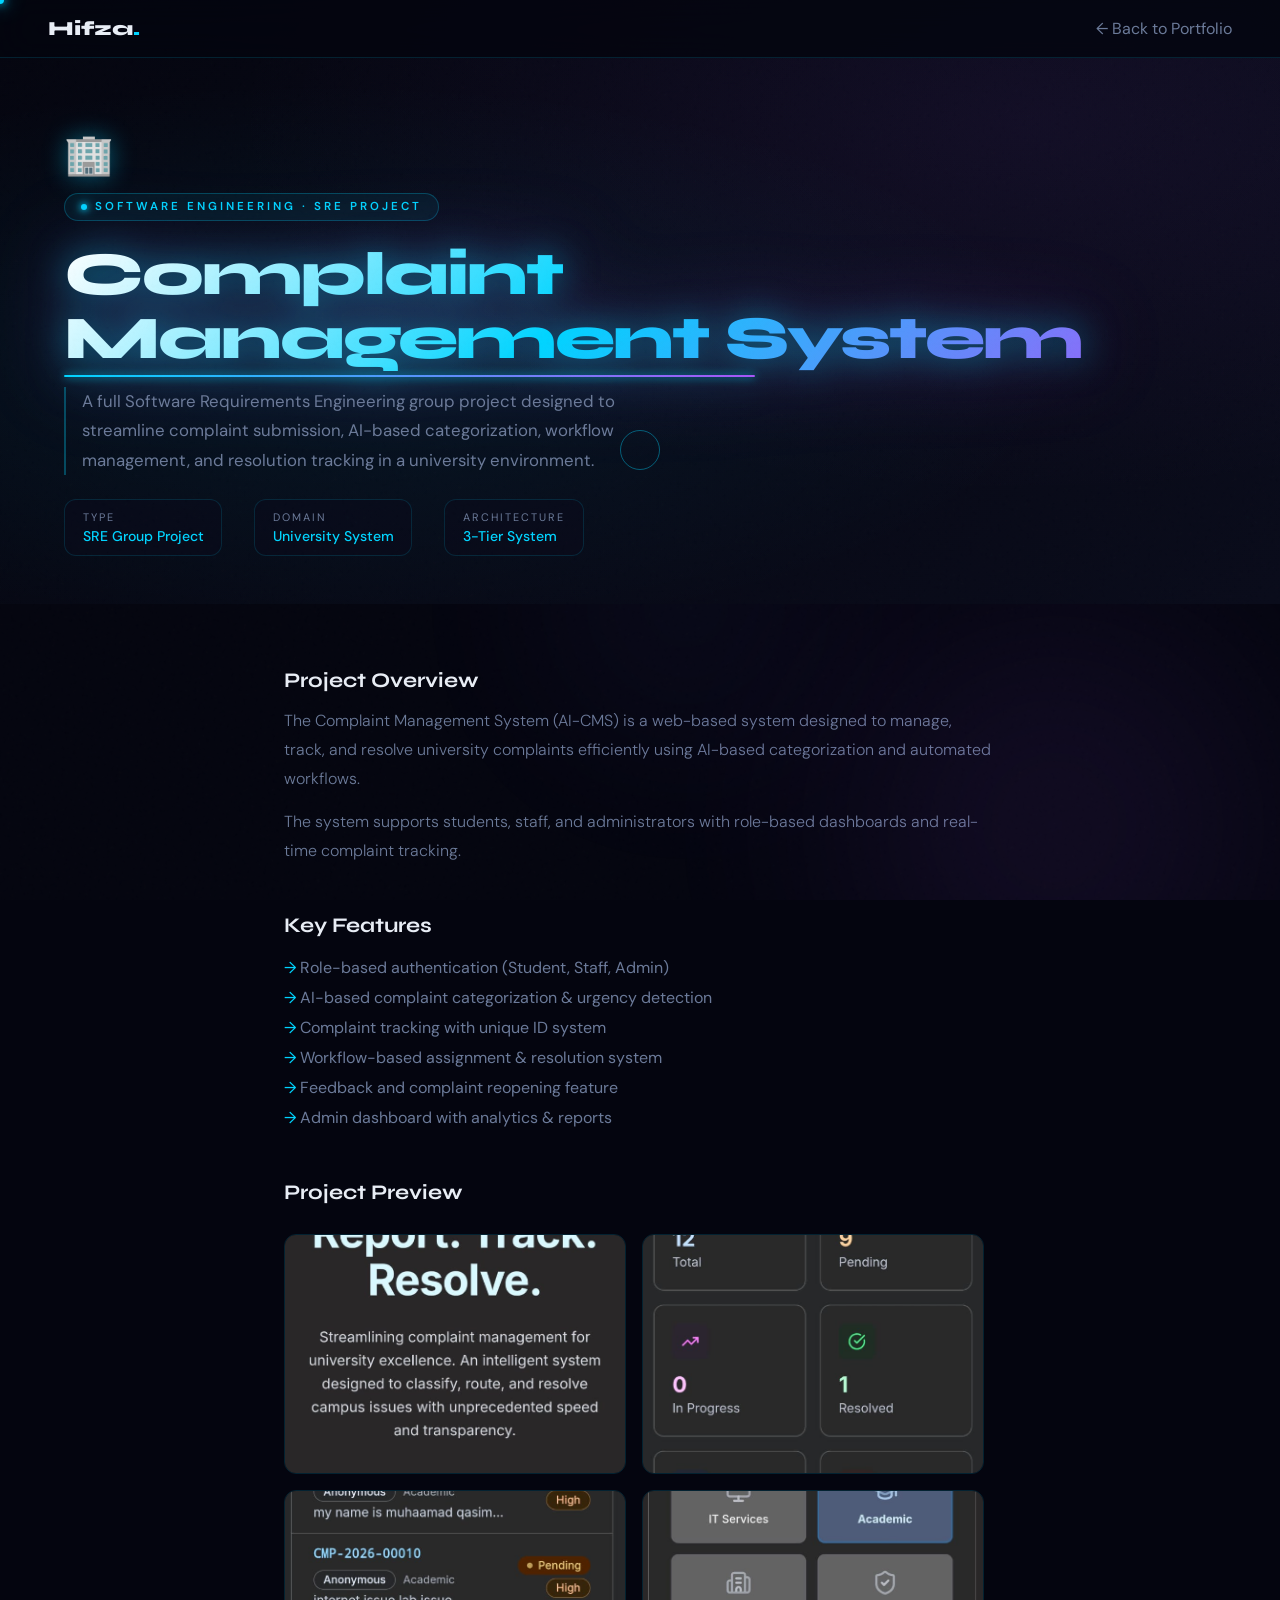
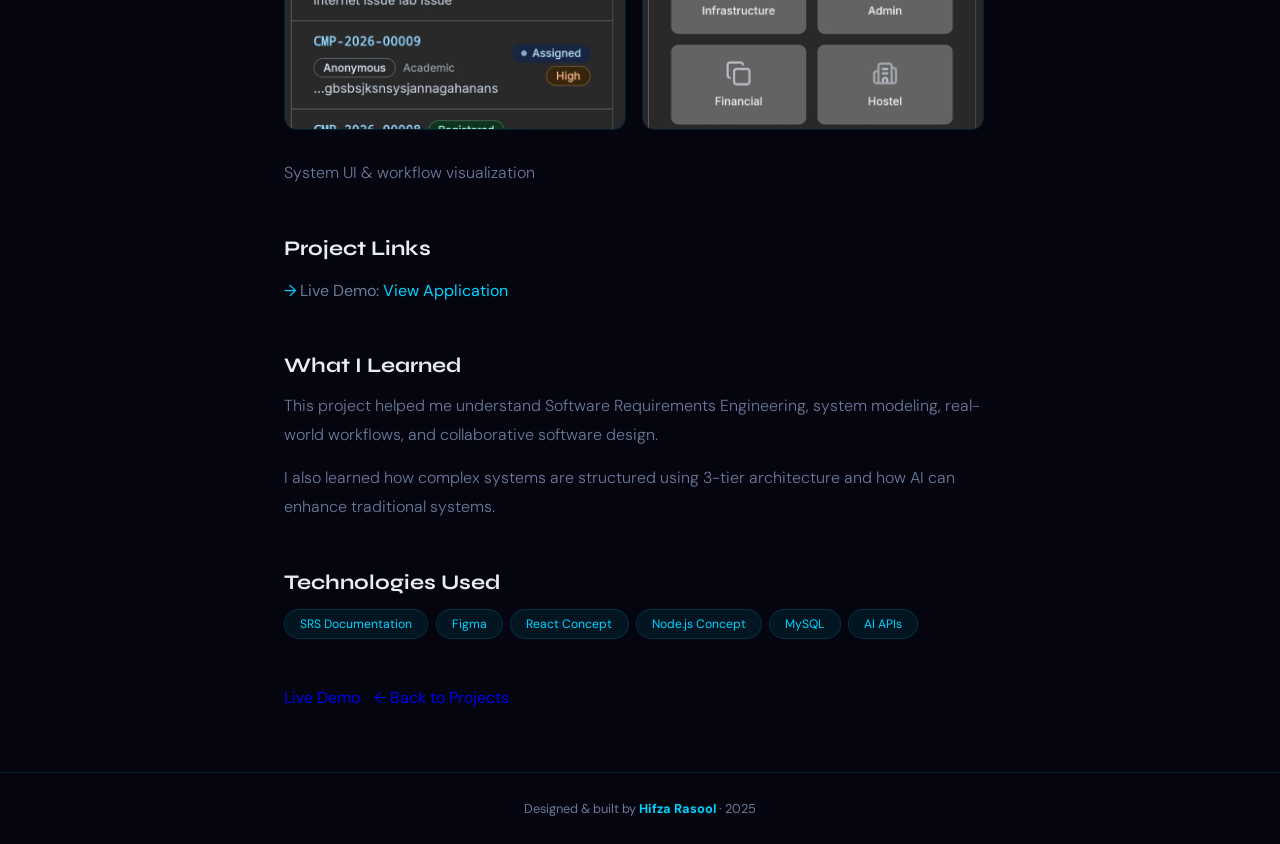
<file: complaint-management-project.html>
<!DOCTYPE html>
<html lang="en">

<head>
  <meta charset="UTF-8"/>
  <meta name="viewport" content="width=device-width, initial-scale=1.0, viewport-fit=cover"/>

  <title>Complaint Management System | Hifza Rasool</title>

  <link href="https://fonts.googleapis.com/css2?family=Syne:wght@400;600;700;800&family=DM+Sans:wght@300;400;500&display=swap" rel="stylesheet"/>

  <link rel="stylesheet" href="style.css"/>
</head>

<body>

<!-- CURSOR -->
<div class="cursor-dot" id="cursorDot"></div>
<div class="cursor-glow" id="cursorGlow"></div>
<!-- CANVAS PARTICLES -->
<canvas id="project-particles" style="position:fixed;inset:0;z-index:0;pointer-events:none;"></canvas>
<!-- LIGHTNING BACKGROUND -->
<div class="lightning-bg">
  <div class="lightning-orb orb-1"></div>
  <div class="lightning-orb orb-2"></div>
  <div class="lightning-orb orb-3"></div>
</div>


<nav id="navbar">
  <a href="index.html" class="nav-logo">Hifza<span>.</span></a>
  <a href="index.html" class="nav-back">← Back to Portfolio</a>
</nav>

<div class="project-hero">

  <div>

    <span class="project-hero-emoji">🏢</span>

    <div class="project-type">
      Software Engineering · SRE Project
    </div>

    <h1 class="project-title-big">
      Complaint Management System
    </h1>

    <p class="project-summary">
      A full Software Requirements Engineering group project designed to streamline complaint submission, AI-based categorization, workflow management, and resolution tracking in a university environment.
    </p>

    <div class="project-meta">

      <div class="meta-item">
        <label>Type</label>
        <span>SRE Group Project</span>
      </div>

      <div class="meta-item">
        <label>Domain</label>
        <span>University System</span>
      </div>

      <div class="meta-item">
        <label>Architecture</label>
        <span>3-Tier System</span>
      </div>

    </div>

  </div>

</div>

<div class="project-content">

  <!-- OVERVIEW -->
  <div class="content-section">

    <h2>Project Overview</h2>

    <p>
      The Complaint Management System (AI-CMS) is a web-based system designed to manage, track, and resolve university complaints efficiently using AI-based categorization and automated workflows.
    </p>

    <p>
      The system supports students, staff, and administrators with role-based dashboards and real-time complaint tracking.
    </p>

  </div>

  <!-- FEATURES -->
  <div class="content-section">

    <h2>Key Features</h2>

    <ul class="feature-list">

      <li>Role-based authentication (Student, Staff, Admin)</li>

      <li>AI-based complaint categorization & urgency detection</li>

      <li>Complaint tracking with unique ID system</li>

      <li>Workflow-based assignment & resolution system</li>

      <li>Feedback and complaint reopening feature</li>

      <li>Admin dashboard with analytics & reports</li>

    </ul>

  </div>

  <!-- PREVIEW -->
  <div class="content-section">

    <h2>Project Preview</h2>

    <div class="mockup-box">

      <img src="images/Screenshot 2026-05-15 112139.png" class="preview-img" alt="CMS Portal"/>
      <img src="images/Screenshot 2026-05-15 112159.png" class="preview-img" alt="CMS Dashboard"/>
      <img src="images/Screenshot 2026-05-15 112213.png" class="preview-img" alt="CMS Workflow"/>
      <img src="images/Screenshot 2026-05-15 112229.png" class="preview-img" alt="CMS add complaint"/>

    </div>

    <p class="mockup-label">
      System UI & workflow visualization
    </p>

  </div>

  <!-- LINKS -->
  <div class="content-section">

    <h2>Project Links</h2>

    <ul class="feature-list">

      <li>
        Live Demo:
        <a href="https://ai-cms-pucit.vercel.app/" target="_blank" style="color:var(--cyan); text-decoration:none;">
          View Application
        </a>
      </li>

    </ul>

  </div>

  <!-- LEARNINGS -->
  <div class="content-section">

    <h2>What I Learned</h2>

    <p>
      This project helped me understand Software Requirements Engineering, system modeling, real-world workflows, and collaborative software design.
    </p>

    <p>
      I also learned how complex systems are structured using 3-tier architecture and how AI can enhance traditional systems.
    </p>

  </div>

  <!-- TECH -->
  <div class="content-section">

    <h2>Technologies Used</h2>

    <div class="tech-grid">

      <span class="tech-pill">SRS Documentation</span>
      <span class="tech-pill">Figma</span>
      <span class="tech-pill">React Concept</span>
      <span class="tech-pill">Node.js Concept</span>
      <span class="tech-pill">MySQL</span>
      <span class="tech-pill">AI APIs</span>

    </div>

  </div>

  <!-- BUTTONS -->
  <div class="cta-row">

    <a href="https://ai-cms-pucit.vercel.app/" class="btn-primary" target="_blank">
      Live Demo
    </a>

    <a href="index.html" class="btn-outline">
      ← Back to Projects
    </a>

  </div>

</div>

<footer>
  <p>Designed & built by <strong>Hifza Rasool</strong> · 2025</p>
</footer>

<script src="script.js"></script>
</body>
</html>
</file>
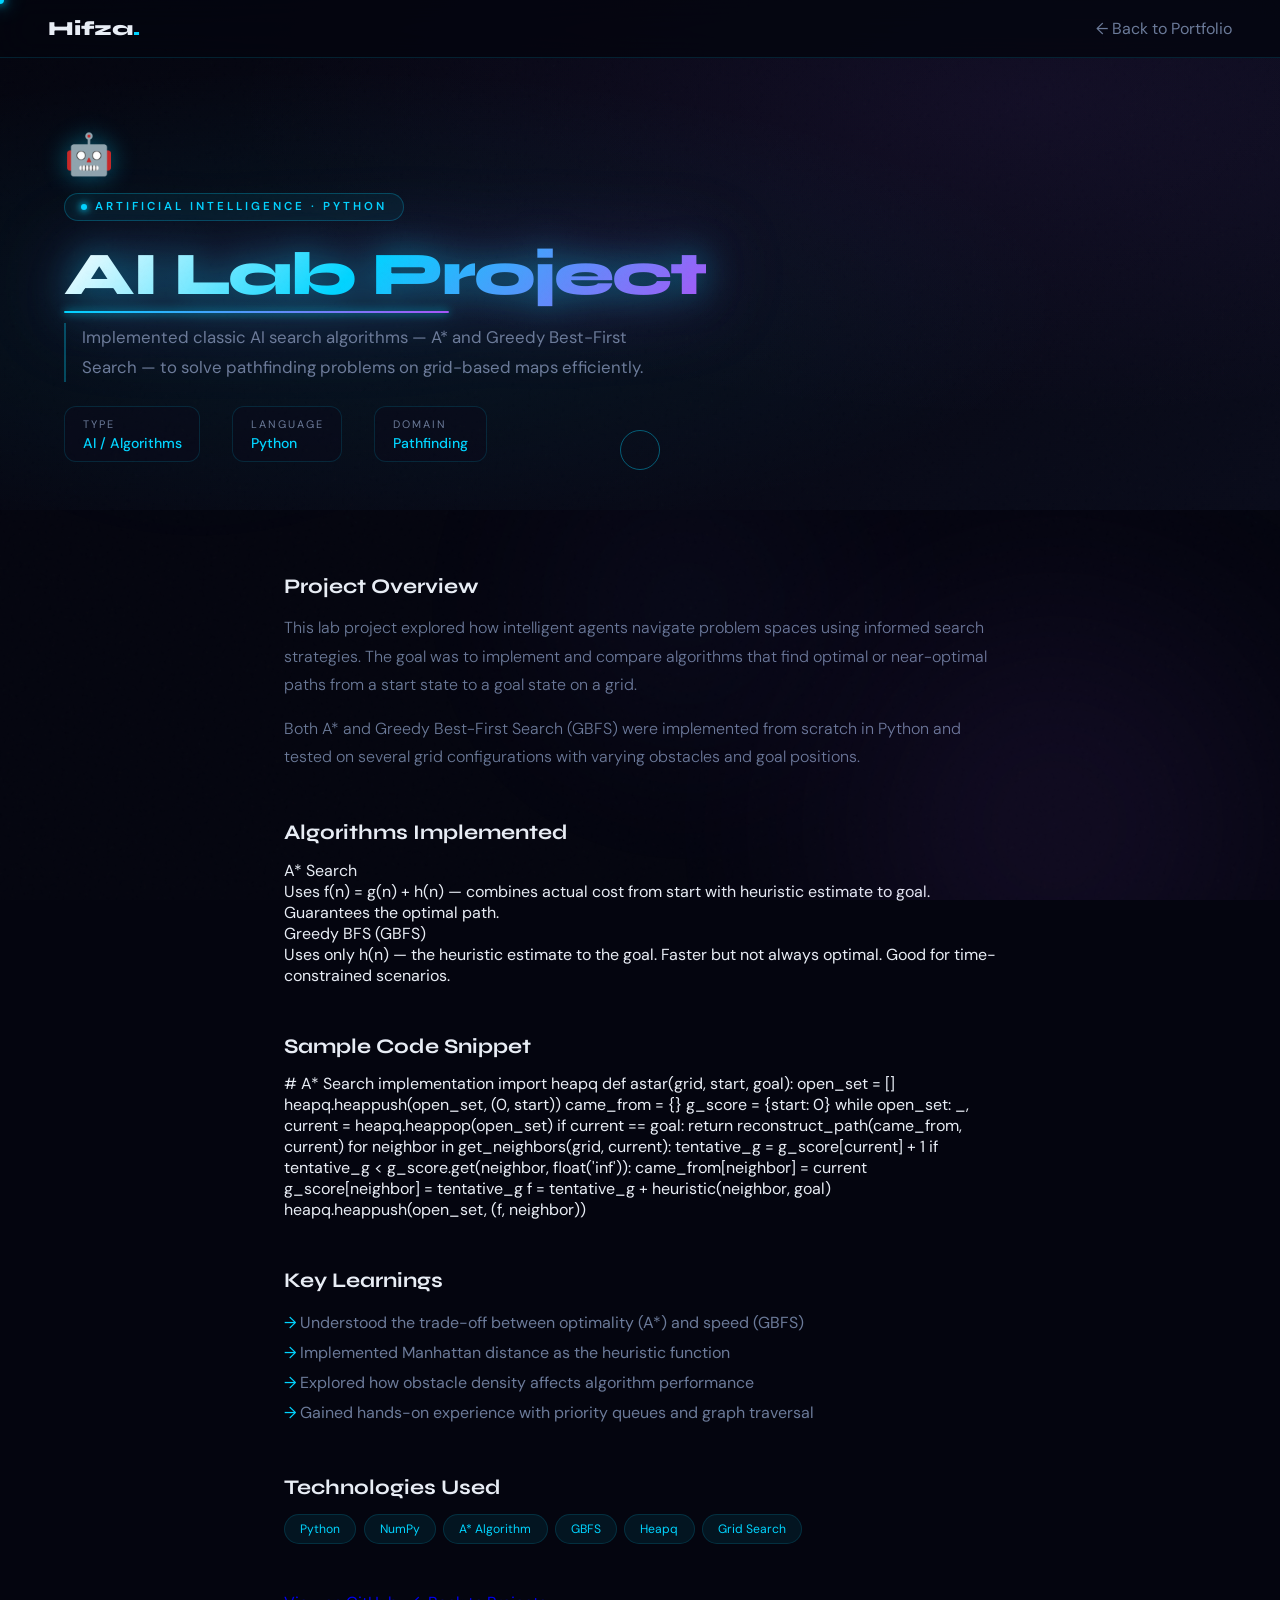
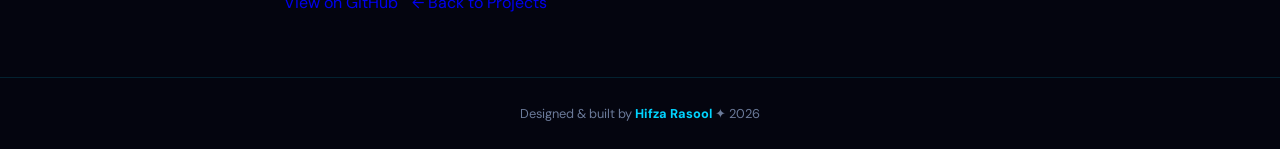
<file: project-ai.html>
<!DOCTYPE html>
<html lang="en">
<head>
  <meta charset="UTF-8" />
  <meta name="viewport" content="width=device-width, initial-scale=1.0, viewport-fit=cover"/>
  <title>AI Lab Project | Hifza Rasool</title>
  <link href="https://fonts.googleapis.com/css2?family=Syne:wght@400;600;700;800&family=DM+Sans:ital,wght@0,300;0,400;0,500;1,300&family=JetBrains+Mono:wght@400;500&display=swap" rel="stylesheet"/>
  <link rel="stylesheet" href="style.css" />
</head>
<body>

<!-- CURSOR -->
<div class="cursor-dot" id="cursorDot"></div>
<div class="cursor-glow" id="cursorGlow"></div>
<!-- CANVAS PARTICLES -->
<canvas id="project-particles" style="position:fixed;inset:0;z-index:0;pointer-events:none;"></canvas>
<!-- LIGHTNING BACKGROUND -->
<div class="lightning-bg">
  <div class="lightning-orb orb-1"></div>
  <div class="lightning-orb orb-2"></div>
  <div class="lightning-orb orb-3"></div>
</div>


<nav id="navbar">
  <a href="index.html" class="nav-logo">Hifza<span>.</span></a>
  <a href="index.html" class="nav-back">← Back to Portfolio</a>
</nav>

<div class="project-hero">
  <div>
    <span class="project-hero-emoji">🤖</span>
    <div class="project-type">Artificial Intelligence · Python</div>
    <h1 class="project-title-big">AI Lab Project</h1>
    <p class="project-summary">
      Implemented classic AI search algorithms — A* and Greedy Best-First Search — to solve pathfinding problems on grid-based maps efficiently.
    </p>
    <div class="project-meta">
      <div class="meta-item">
        <label>Type</label>
        <span>AI / Algorithms</span>
      </div>
      <div class="meta-item">
        <label>Language</label>
        <span>Python</span>
      </div>
      <div class="meta-item">
        <label>Domain</label>
        <span>Pathfinding</span>
      </div>
    </div>
  </div>
</div>

<div class="project-content">

  <div class="content-section">
    <h2>Project Overview</h2>
    <p>
      This lab project explored how intelligent agents navigate problem spaces using informed search strategies. The goal was to implement and compare algorithms that find optimal or near-optimal paths from a start state to a goal state on a grid.
    </p>
    <p>
      Both A* and Greedy Best-First Search (GBFS) were implemented from scratch in Python and tested on several grid configurations with varying obstacles and goal positions.
    </p>
  </div>

  <div class="content-section">
    <h2>Algorithms Implemented</h2>
    <div class="algo-grid">
      <div class="algo-card">
        <div class="algo-name">A* Search</div>
        <div class="algo-desc">Uses f(n) = g(n) + h(n) — combines actual cost from start with heuristic estimate to goal. Guarantees the optimal path.</div>
      </div>
      <div class="algo-card">
        <div class="algo-name">Greedy BFS (GBFS)</div>
        <div class="algo-desc">Uses only h(n) — the heuristic estimate to the goal. Faster but not always optimal. Good for time-constrained scenarios.</div>
      </div>
    </div>
  </div>

  <div class="content-section">
    <h2>Sample Code Snippet</h2>
    <div class="code-block">
<span class="code-comment"># A* Search implementation</span>
<span class="code-keyword">import</span> heapq

<span class="code-keyword">def</span> <span class="code-fn">astar</span>(grid, start, goal):
    open_set = []
    heapq.heappush(open_set, (<span class="code-str">0</span>, start))
    came_from = {}
    g_score = {start: <span class="code-str">0</span>}

    <span class="code-keyword">while</span> open_set:
        _, current = heapq.heappop(open_set)
        <span class="code-keyword">if</span> current == goal:
            <span class="code-keyword">return</span> reconstruct_path(came_from, current)

        <span class="code-keyword">for</span> neighbor <span class="code-keyword">in</span> get_neighbors(grid, current):
            tentative_g = g_score[current] + <span class="code-str">1</span>
            <span class="code-keyword">if</span> tentative_g &lt; g_score.get(neighbor, float(<span class="code-str">'inf'</span>)):
                came_from[neighbor] = current
                g_score[neighbor] = tentative_g
                f = tentative_g + heuristic(neighbor, goal)
                heapq.heappush(open_set, (f, neighbor))
    </div>
  </div>

  <div class="content-section">
    <h2>Key Learnings</h2>
    <ul class="feature-list">
      <li>Understood the trade-off between optimality (A*) and speed (GBFS)</li>
      <li>Implemented Manhattan distance as the heuristic function</li>
      <li>Explored how obstacle density affects algorithm performance</li>
      <li>Gained hands-on experience with priority queues and graph traversal</li>
    </ul>
  </div>

  <div class="content-section">
    <h2>Technologies Used</h2>
    <div class="tech-grid">
      <span class="tech-pill">Python</span>
      <span class="tech-pill">NumPy</span>
      <span class="tech-pill">A* Algorithm</span>
      <span class="tech-pill">GBFS</span>
      <span class="tech-pill">Heapq</span>
      <span class="tech-pill">Grid Search</span>
    </div>
  </div>

  <div class="cta-row">
    <!-- Replace # with your GitHub repo link -->
    <a href="https://github.com/Hifza161" class="btn-primary">View on GitHub</a>
    <a href="index.html" class="btn-outline">← Back to Projects</a>
  </div>

</div>

<footer>
  <p>Designed & built by <strong>Hifza Rasool</strong> ✦ 2026</p>
</footer>

<script src="script.js"></script>
</body>
</html>
</file>
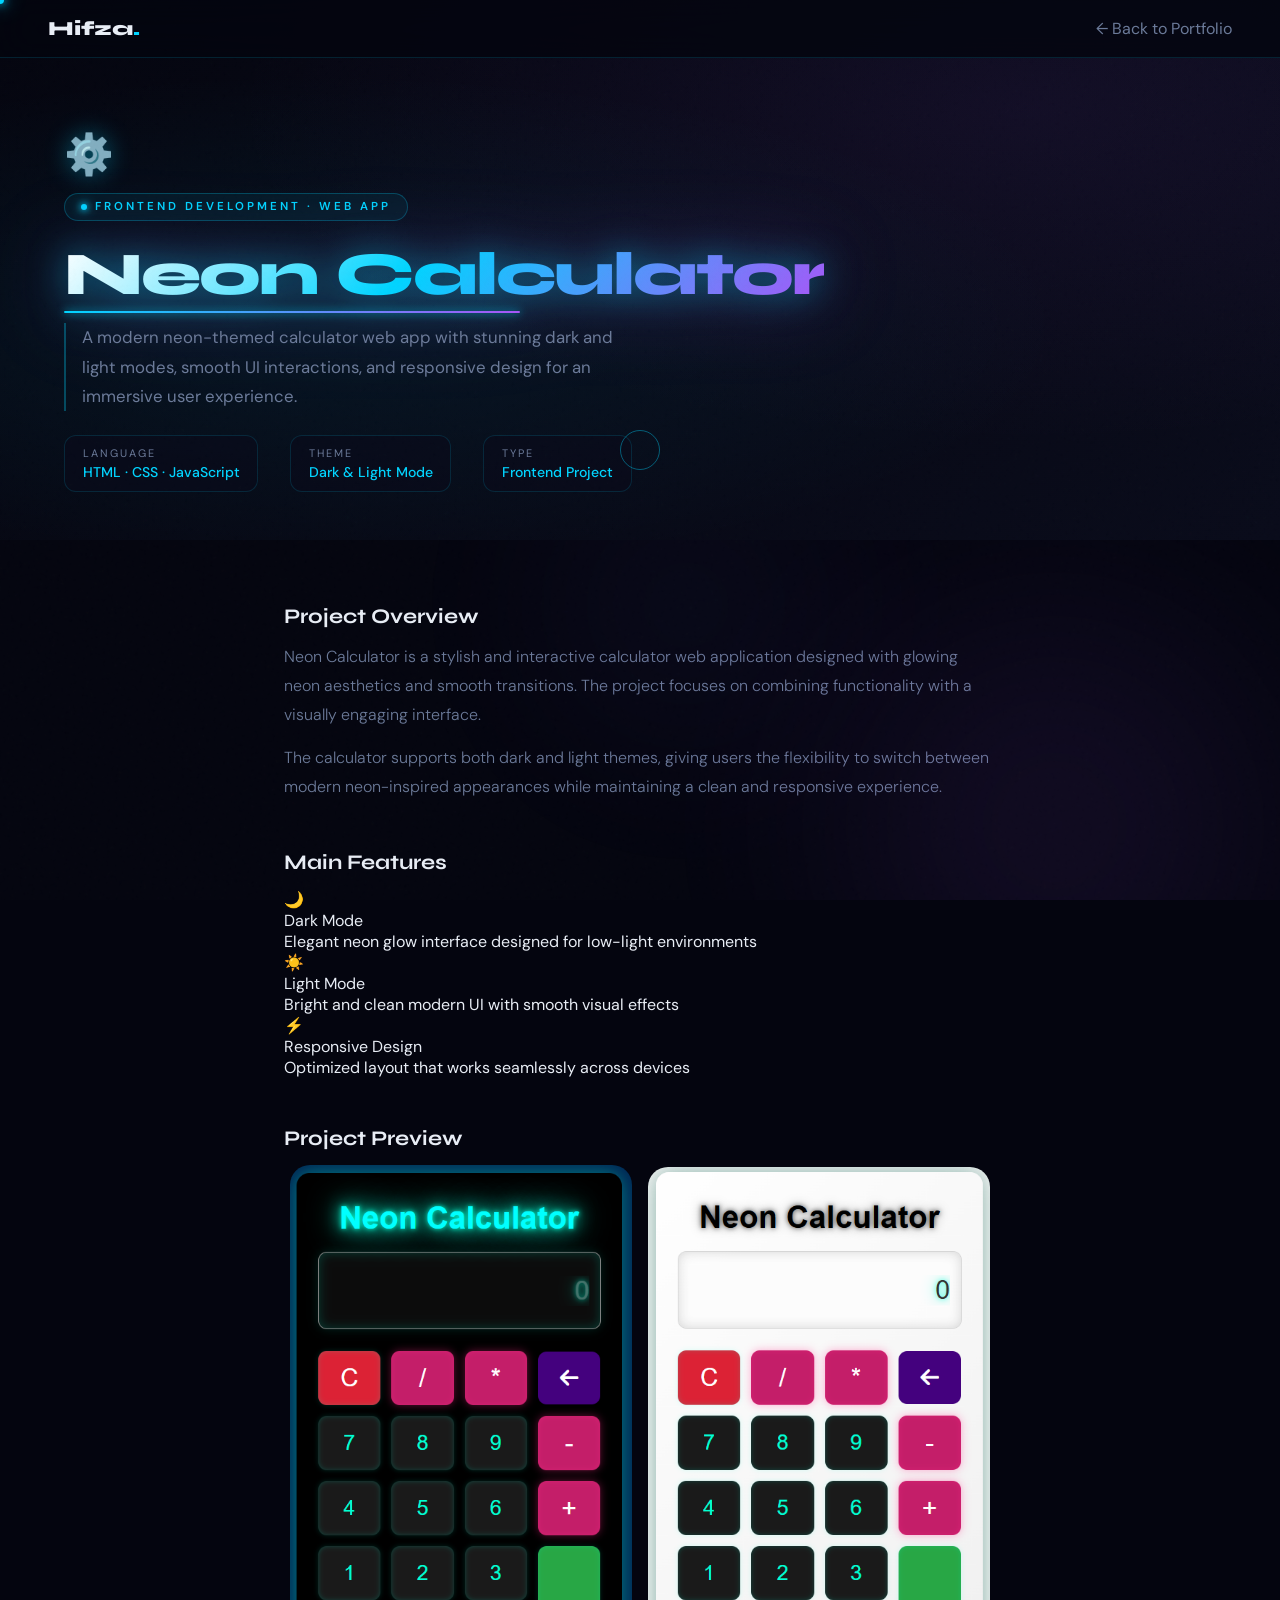
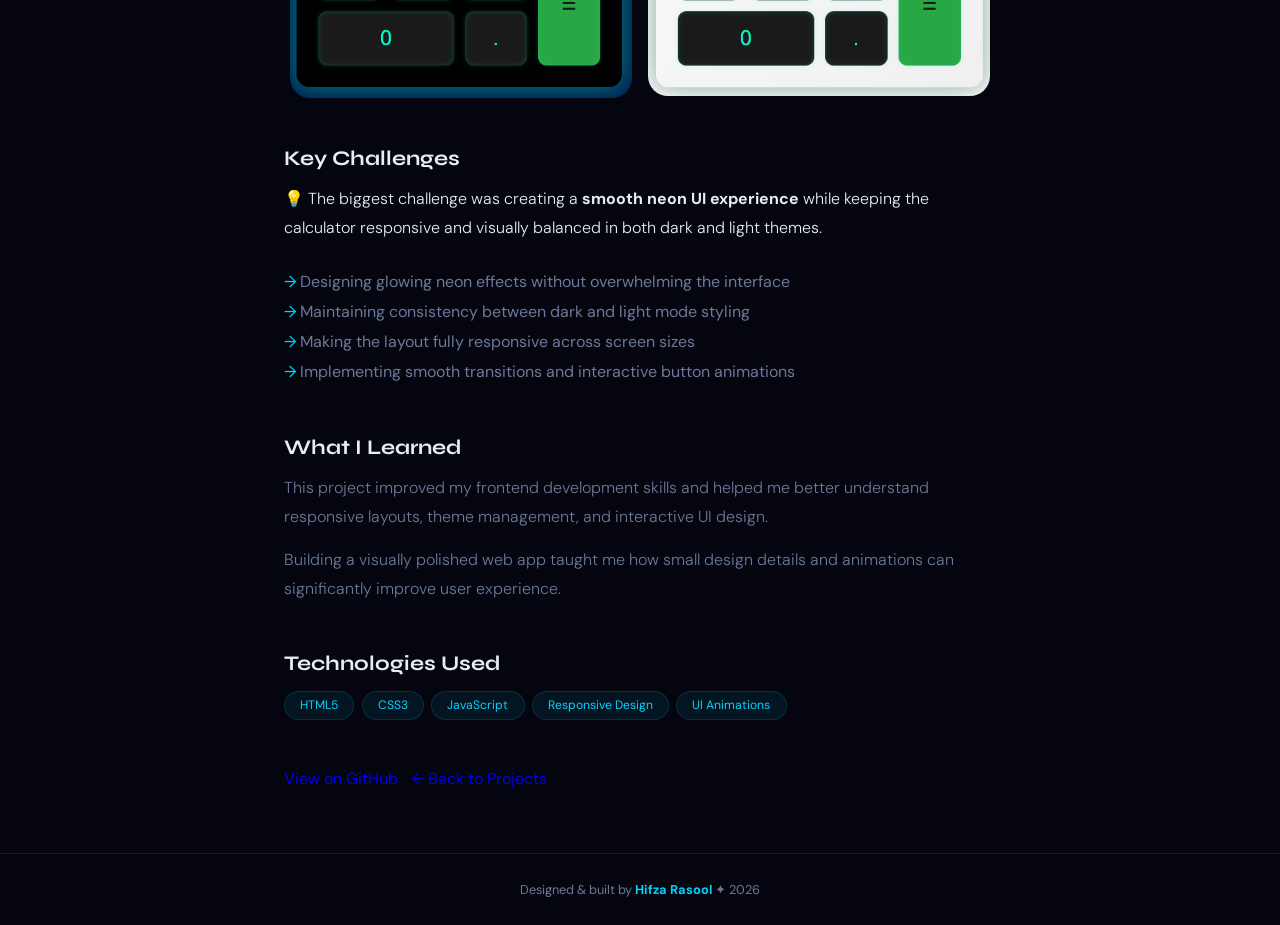
<file: project-calculator.html>
<!DOCTYPE html>
<html lang="en">
<head>
  <meta charset="UTF-8"/>
  <meta name="viewport" content="width=device-width, initial-scale=1.0, viewport-fit=cover"/>
  <title>Neon Calculator | Hifza Rasool</title>
  <link href="https://fonts.googleapis.com/css2?family=Syne:wght@400;600;700;800&family=DM+Sans:ital,wght@0,300;0,400;0,500&family=JetBrains+Mono:wght@400;500&display=swap" rel="stylesheet"/>
   <link rel="stylesheet" href="style.css" />
</head>
<body>

<!-- CURSOR -->
<div class="cursor-dot" id="cursorDot"></div>
<div class="cursor-glow" id="cursorGlow"></div>
<!-- CANVAS PARTICLES -->
<canvas id="project-particles" style="position:fixed;inset:0;z-index:0;pointer-events:none;"></canvas>
<!-- LIGHTNING BACKGROUND -->
<div class="lightning-bg">
  <div class="lightning-orb orb-1"></div>
  <div class="lightning-orb orb-2"></div>
  <div class="lightning-orb orb-3"></div>
</div>


<nav id="navbar">
  <a href="index.html" class="nav-logo">Hifza<span>.</span></a>
  <a href="index.html" class="nav-back">← Back to Portfolio</a>
</nav>

<div class="project-hero">
  <div>
    <span class="project-hero-emoji">⚙️</span>
    <div class="project-type">Frontend Development · Web App</div>
    <h1 class="project-title-big">Neon Calculator</h1>
    <p class="project-summary">
      A modern neon-themed calculator web app with stunning dark and light modes, smooth UI interactions, and responsive design for an immersive user experience.
    </p>
    <div class="project-meta">
      <div class="meta-item">
        <label>Language</label>
        <span>HTML · CSS · JavaScript</span>
      </div>
      <div class="meta-item">
        <label>Theme</label>
        <span>Dark & Light Mode</span>
      </div>
      <div class="meta-item">
        <label>Type</label>
        <span>Frontend Project</span>
      </div>
    </div>
  </div>
</div>

<div class="project-content">

  <div class="content-section">
    <h2>Project Overview</h2>
    <p>
      Neon Calculator is a stylish and interactive calculator web application designed with glowing neon aesthetics and smooth transitions. The project focuses on combining functionality with a visually engaging interface.
    </p>
    <p>
      The calculator supports both dark and light themes, giving users the flexibility to switch between modern neon-inspired appearances while maintaining a clean and responsive experience.
    </p>
  </div>

  <div class="content-section">
    <h2>Main Features</h2>
    <div class="num-grid">
      <div class="num-card">
        <div class="num-icon">🌙</div>
        <div class="num-title">Dark Mode</div>
        <div class="num-desc">Elegant neon glow interface designed for low-light environments</div>
      </div>
      <div class="num-card">
        <div class="num-icon">☀️</div>
        <div class="num-title">Light Mode</div>
        <div class="num-desc">Bright and clean modern UI with smooth visual effects</div>
      </div>
      <div class="num-card">
        <div class="num-icon">⚡</div>
        <div class="num-title">Responsive Design</div>
        <div class="num-desc">Optimized layout that works seamlessly across devices</div>
      </div>
    </div>
  </div>

  <div class="content-section">
  <h2>Project Preview</h2>

  <div class="code-block" style="
    display:flex;
    gap:1rem;
    align-items:center;
    justify-content:center;
    flex-wrap:wrap;
  ">

    <img 
      src="images/Screenshot 2026-05-15 093815.png" 
      alt="Dark Mode Preview"
      style="
        width:48%;
        border-radius:20px;
        object-fit:cover;
      "
    />

    <img 
      src="images/Screenshot 2026-05-15 093831.png" 
      alt="Light Mode Preview"
      style="
        width:48%;
        border-radius:20px;
        object-fit:cover;
      "
    />

  </div>
</div>

  <div class="content-section">
    <h2>Key Challenges</h2>
    <div class="challenge-box">
      <p style="color:var(--text)">💡 The biggest challenge was creating a <strong>smooth neon UI experience</strong> while keeping the calculator responsive and visually balanced in both dark and light themes.</p>
    </div>
    <ul class="feature-list" style="margin-top:1.5rem;">
      <li>Designing glowing neon effects without overwhelming the interface</li>
      <li>Maintaining consistency between dark and light mode styling</li>
      <li>Making the layout fully responsive across screen sizes</li>
      <li>Implementing smooth transitions and interactive button animations</li>
    </ul>
  </div>

  <div class="content-section">
    <h2>What I Learned</h2>
    <p>
      This project improved my frontend development skills and helped me better understand responsive layouts, theme management, and interactive UI design.
    </p>
    <p>
      Building a visually polished web app taught me how small design details and animations can significantly improve user experience.
    </p>
  </div>

  <div class="content-section">
    <h2>Technologies Used</h2>
    <div class="tech-grid">
      <span class="tech-pill">HTML5</span>
      <span class="tech-pill">CSS3</span>
      <span class="tech-pill">JavaScript</span>
      <span class="tech-pill">Responsive Design</span>
      <span class="tech-pill">UI Animations</span>
    </div>
  </div>

  <div class="cta-row">
    <a href="https://github.com/Hifza161/Neon-Calculator" class="btn-primary">View on GitHub</a>
    <a href="index.html" class="btn-outline">← Back to Projects</a>
  </div>

</div>

<footer>
  <p>Designed & built by <strong>Hifza Rasool</strong> ✦ 2026</p>
</footer>

<script src="script.js"></script>
</body>
</html>
</file>
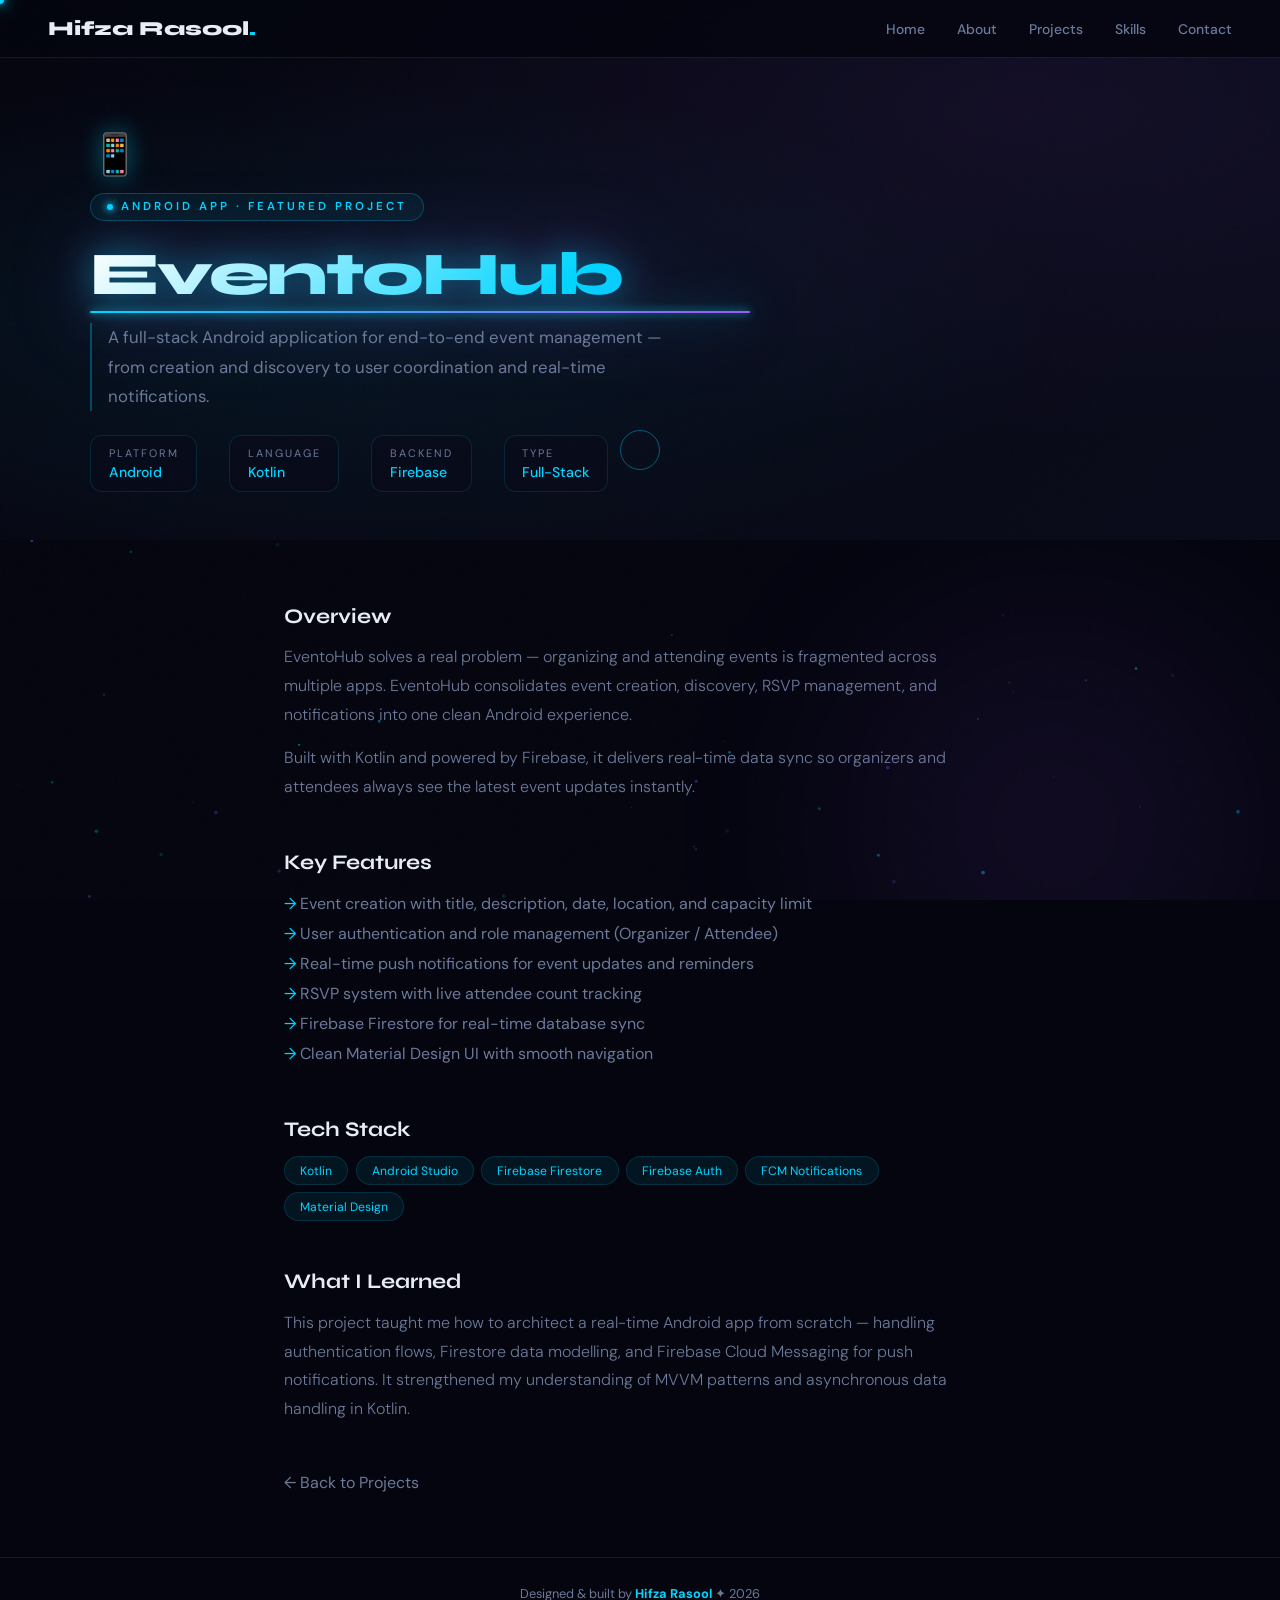
<file: project-eventohub.html>
<!DOCTYPE html>
<html lang="en">
<head>
  <meta charset="UTF-8"/>
  <meta name="viewport" content="width=device-width, initial-scale=1.0, viewport-fit=cover"/>
  <title>EventoHub | Hifza Rasool</title>
  <link href="https://fonts.googleapis.com/css2?family=Syne:wght@400;600;700;800&family=DM+Sans:wght@300;400;500&display=swap" rel="stylesheet"/>
  <link rel="stylesheet" href="style.css"/>
</head>
<body>
<div class="cursor-dot" id="cursorDot"></div>
<div class="cursor-glow" id="cursorGlow"></div>
<canvas id="particles-canvas"></canvas>
<div class="lightning-bg"><div class="lightning-orb orb-1"></div><div class="lightning-orb orb-2"></div></div>

<nav id="navbar">
  <div class="nav-logo">Hifza Rasool<span>.</span></div>
  <button class="hamburger" id="hamburger"><span></span><span></span><span></span></button>
  <ul class="nav-links" id="navLinks">
    <li><a href="index.html#home" onclick="closeMenu()">Home</a></li>
    <li><a href="index.html#about" onclick="closeMenu()">About</a></li>
    <li><a href="index.html#projects" onclick="closeMenu()">Projects</a></li>
    <li><a href="index.html#skills" onclick="closeMenu()">Skills</a></li>
    <li><a href="index.html#contact" onclick="closeMenu()">Contact</a></li>
  </ul>
</nav>

<div class="project-hero">
  <div class="project-hero-inner">
    <span class="project-hero-emoji">📱</span>
    <div class="project-type">Android App · Featured Project</div>
    <h1 class="project-title-big">EventoHub</h1>
    <p class="project-summary">A full-stack Android application for end-to-end event management — from creation and discovery to user coordination and real-time notifications.</p>
    <div class="project-meta">
      <div class="meta-item"><label>Platform</label><span>Android</span></div>
      <div class="meta-item"><label>Language</label><span>Kotlin</span></div>
      <div class="meta-item"><label>Backend</label><span>Firebase</span></div>
      <div class="meta-item"><label>Type</label><span>Full-Stack</span></div>
    </div>
  </div>
</div>

<div class="project-content">
  <div class="content-section">
    <h2>Overview</h2>
    <p>EventoHub solves a real problem — organizing and attending events is fragmented across multiple apps. EventoHub consolidates event creation, discovery, RSVP management, and notifications into one clean Android experience.</p>
    <p>Built with Kotlin and powered by Firebase, it delivers real-time data sync so organizers and attendees always see the latest event updates instantly.</p>
  </div>

  <div class="content-section">
    <h2>Key Features</h2>
    <ul class="feature-list">
      <li>Event creation with title, description, date, location, and capacity limit</li>
      <li>User authentication and role management (Organizer / Attendee)</li>
      <li>Real-time push notifications for event updates and reminders</li>
      <li>RSVP system with live attendee count tracking</li>
      <li>Firebase Firestore for real-time database sync</li>
      <li>Clean Material Design UI with smooth navigation</li>
    </ul>
  </div>

  <div class="content-section">
    <h2>Tech Stack</h2>
    <div class="tech-grid">
      <span class="tech-pill">Kotlin</span>
      <span class="tech-pill">Android Studio</span>
      <span class="tech-pill">Firebase Firestore</span>
      <span class="tech-pill">Firebase Auth</span>
      <span class="tech-pill">FCM Notifications</span>
      <span class="tech-pill">Material Design</span>
    </div>
  </div>

  <div class="content-section">
    <h2>What I Learned</h2>
    <p>This project taught me how to architect a real-time Android app from scratch — handling authentication flows, Firestore data modelling, and Firebase Cloud Messaging for push notifications. It strengthened my understanding of MVVM patterns and asynchronous data handling in Kotlin.</p>
  </div>

  <div class="cta-row">
    <a href="index.html#projects" class="btn-primary nav-back">← Back to Projects</a>
  </div>
</div>

<footer><p>Designed & built by <strong>Hifza Rasool</strong> ✦ 2026</p></footer>
<script src="script.js"></script>
</body>
</html>
</file>
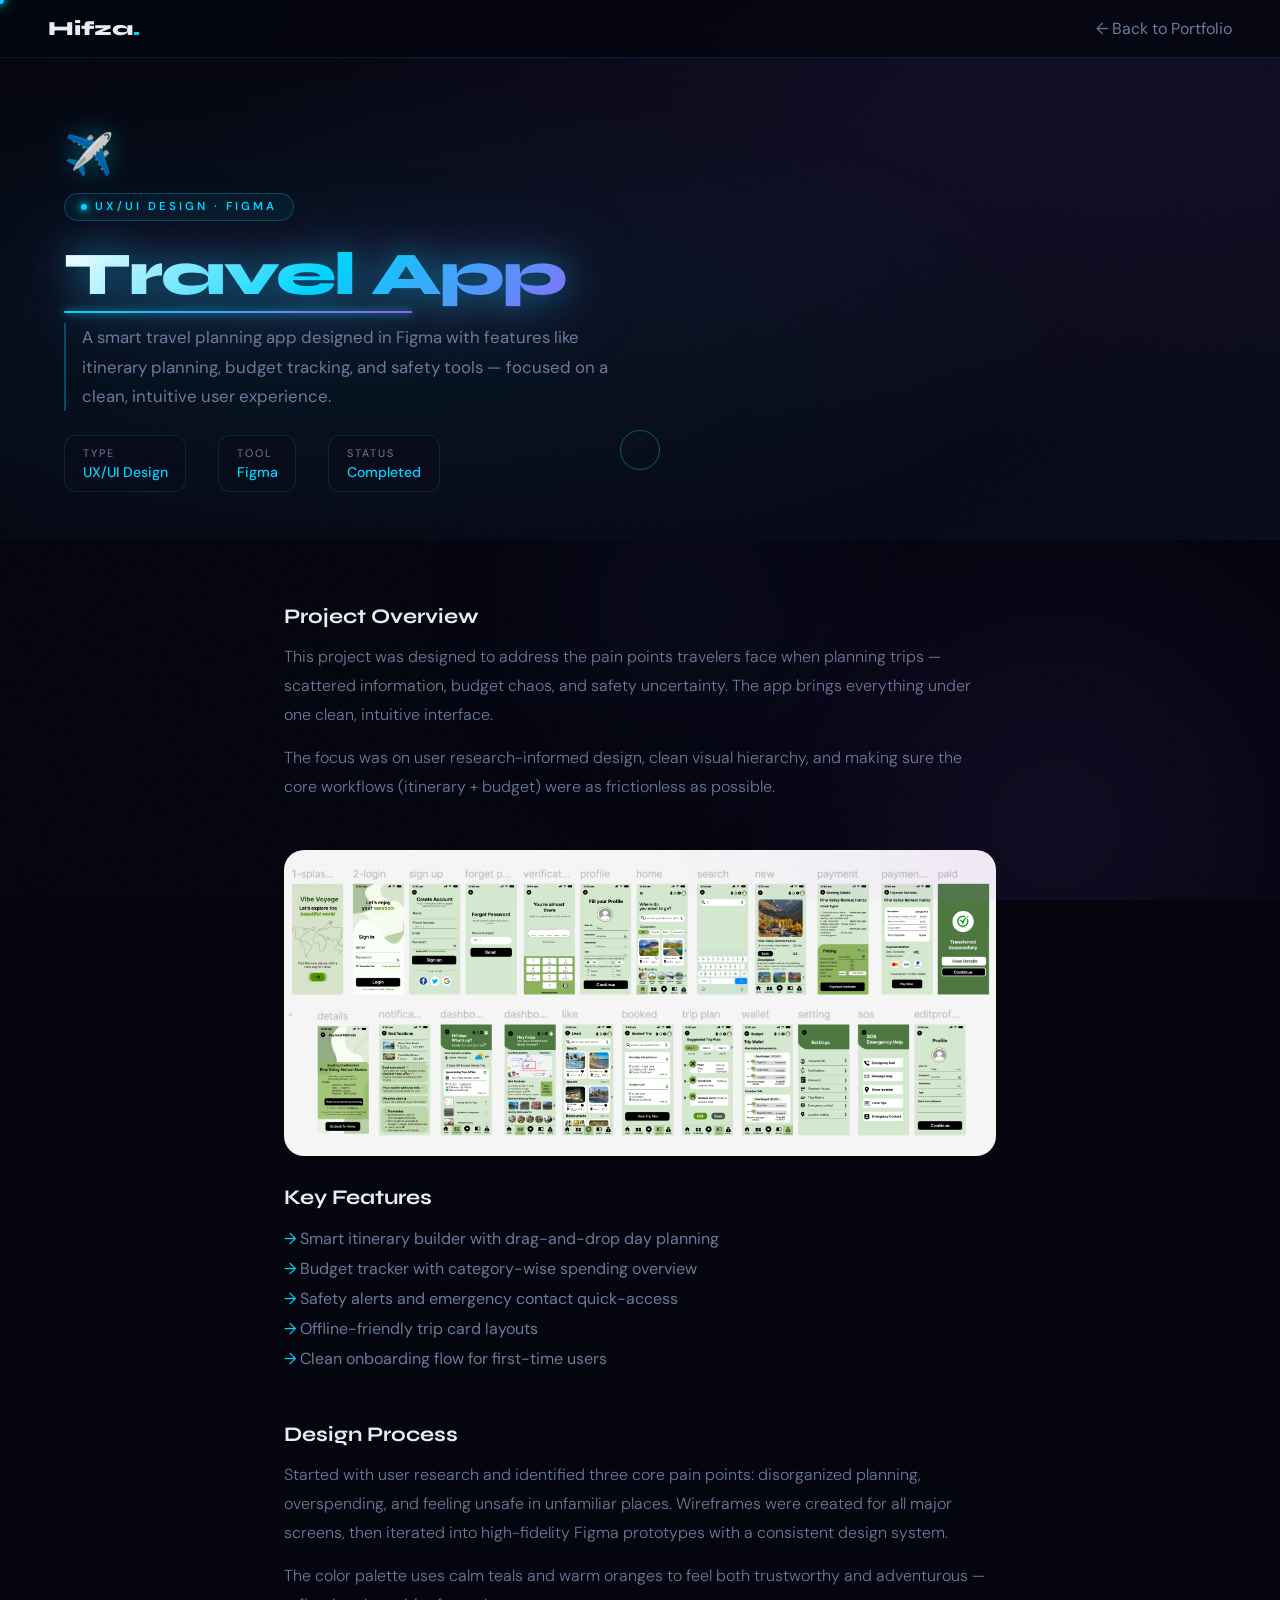
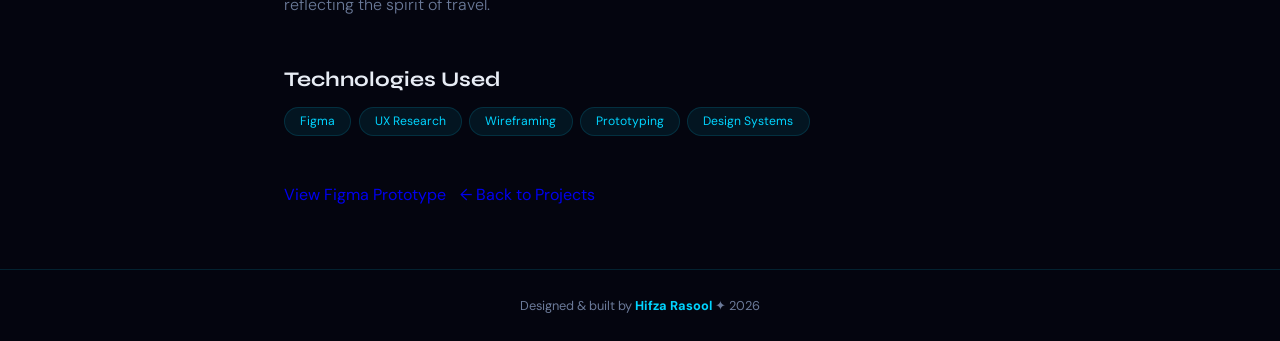
<file: project-travel.html>
<!DOCTYPE html>
<html lang="en">
<head>
  <meta charset="UTF-8" />
  <meta name="viewport" content="width=device-width, initial-scale=1.0, viewport-fit=cover"/>
  <title>Travel App | Hifza Rasool</title>
  <link href="https://fonts.googleapis.com/css2?family=Syne:wght@400;600;700;800&family=DM+Sans:ital,wght@0,300;0,400;0,500;1,300&display=swap" rel="stylesheet"/>
   <link rel="stylesheet" href="style.css" />
</head>
<body>

<!-- CURSOR -->
<div class="cursor-dot" id="cursorDot"></div>
<div class="cursor-glow" id="cursorGlow"></div>
<!-- CANVAS PARTICLES -->
<canvas id="project-particles" style="position:fixed;inset:0;z-index:0;pointer-events:none;"></canvas>
<!-- LIGHTNING BACKGROUND -->
<div class="lightning-bg">
  <div class="lightning-orb orb-1"></div>
  <div class="lightning-orb orb-2"></div>
  <div class="lightning-orb orb-3"></div>
</div>


<nav id="navbar">
  <a href="index.html" class="nav-logo">Hifza<span>.</span></a>
  <a href="index.html" class="nav-back">
    ← Back to Portfolio
  </a>
</nav>

<div class="project-hero">
  <div>
    <span class="project-hero-emoji">✈️</span>
    <div class="project-type">UX/UI Design · Figma</div>
    <h1 class="project-title-big">Travel App</h1>
    <p class="project-summary">
      A smart travel planning app designed in Figma with features like itinerary planning, budget tracking, and safety tools — focused on a clean, intuitive user experience.
    </p>
    <div class="project-meta">
      <div class="meta-item">
        <label>Type</label>
        <span>UX/UI Design</span>
      </div>
      <div class="meta-item">
        <label>Tool</label>
        <span>Figma</span>
      </div>
      <div class="meta-item">
        <label>Status</label>
        <span>Completed</span>
      </div>
    </div>
  </div>
</div>

<div class="project-content">

  <div class="content-section">
    <h2>Project Overview</h2>
    <p>
      This project was designed to address the pain points travelers face when planning trips — scattered information, budget chaos, and safety uncertainty. The app brings everything under one clean, intuitive interface.
    </p>
    <p>
      The focus was on user research-informed design, clean visual hierarchy, and making sure the core workflows (itinerary + budget) were as frictionless as possible.
    </p>
  </div>

  <div class="mockup-box">
    <img src="images/Screenshot 2026-05-15 093043.png"
    alt="Figma Design Preview"
      style="
        width:100%;
        border-radius:20px;
        display:block;
        object-fit:cover;"
        />
  </div>
  

  <div class="content-section">
    <h2>Key Features</h2>
    <ul class="feature-list">
      <li>Smart itinerary builder with drag-and-drop day planning</li>
      <li>Budget tracker with category-wise spending overview</li>
      <li>Safety alerts and emergency contact quick-access</li>
      <li>Offline-friendly trip card layouts</li>
      <li>Clean onboarding flow for first-time users</li>
    </ul>
  </div>

  <div class="content-section">
    <h2>Design Process</h2>
    <p>
      Started with user research and identified three core pain points: disorganized planning, overspending, and feeling unsafe in unfamiliar places. Wireframes were created for all major screens, then iterated into high-fidelity Figma prototypes with a consistent design system.
    </p>
    <p>
      The color palette uses calm teals and warm oranges to feel both trustworthy and adventurous — reflecting the spirit of travel.
    </p>
  </div>

  <div class="content-section">
    <h2>Technologies Used</h2>
    <div class="tech-grid">
      <span class="tech-pill">Figma</span>
      <span class="tech-pill">UX Research</span>
      <span class="tech-pill">Wireframing</span>
      <span class="tech-pill">Prototyping</span>
      <span class="tech-pill">Design Systems</span>
    </div>
  </div>

  <div class="cta-row">
    <!-- Replace # with your actual Figma or GitHub link -->
    <a href="https://www.figma.com/proto/J6zdA2mEhr2vB7J9tul4N0/Untitled?node-id=40-471&t=PNd1Z4ysHg3zgFPr-1" class="btn-primary">View Figma Prototype</a>
    <a href="index.html" class="btn-outline">← Back to Projects</a>
  </div>

</div>

<footer>
  <p>Designed & built by <strong>Hifza Rasool</strong> ✦ 2026</p>
</footer>

<script src="script.js"></script>
</body>
</html>
</file>
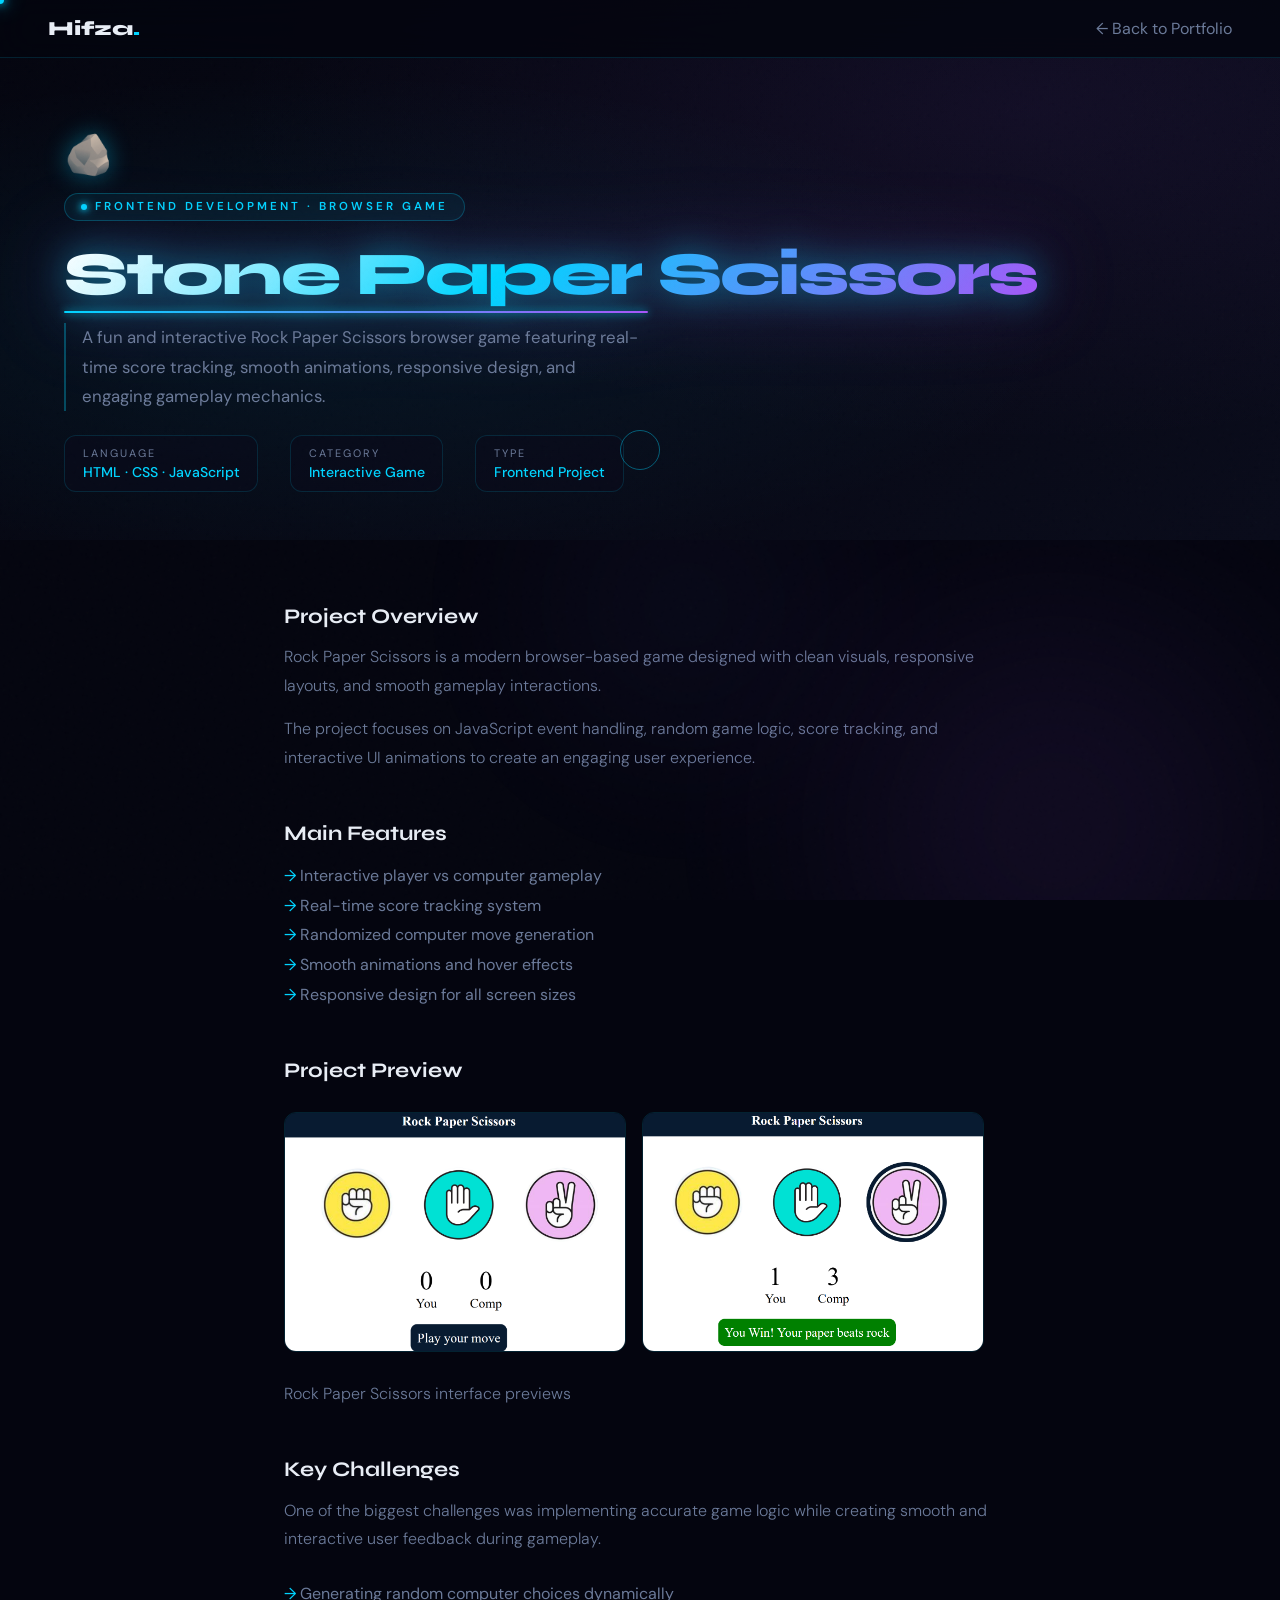
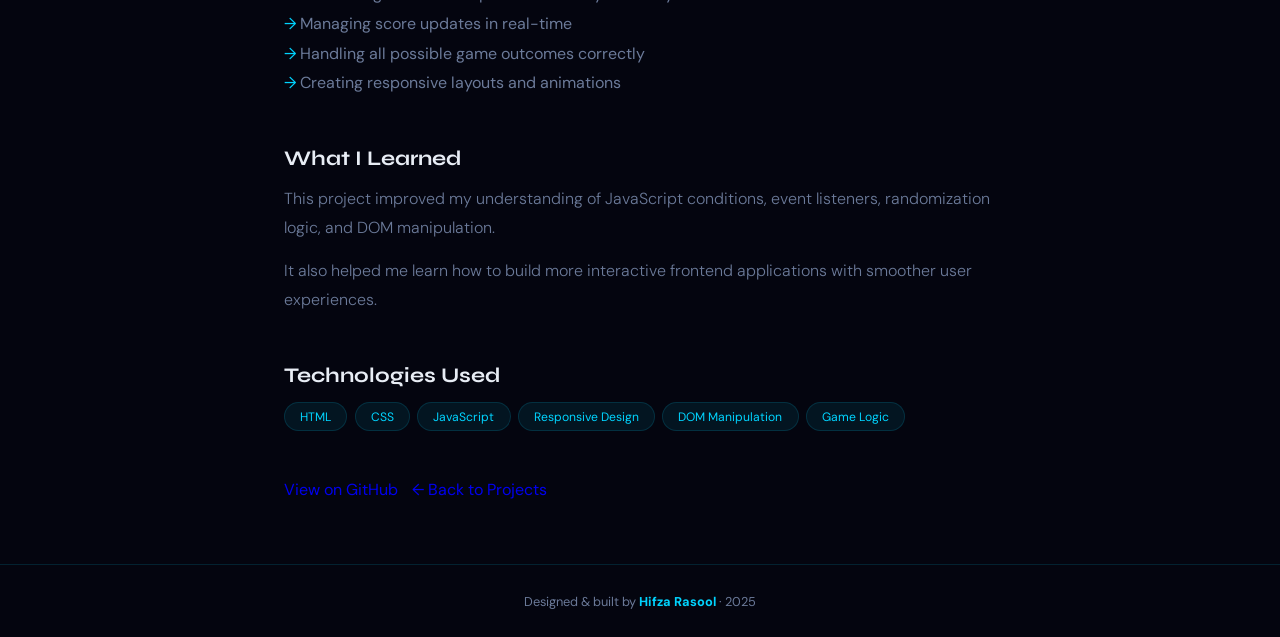
<file: stone-paper-scissors.html>
<!-- rock-paper-scissors.html -->

<!DOCTYPE html>
<html lang="en">

<head>
  <meta charset="UTF-8"/>
  <meta name="viewport" content="width=device-width, initial-scale=1.0, viewport-fit=cover"/>

  <title>Stone Paper Scissors | Hifza Rasool</title>

  <link href="https://fonts.googleapis.com/css2?family=Syne:wght@400;600;700;800&family=DM+Sans:ital,wght@0,300;0,400;0,500&family=JetBrains+Mono:wght@400;500&display=swap" rel="stylesheet"/>

  <link rel="stylesheet" href="style.css"/>
</head>

<body>

<!-- CURSOR -->
<div class="cursor-dot" id="cursorDot"></div>
<div class="cursor-glow" id="cursorGlow"></div>
<!-- CANVAS PARTICLES -->
<canvas id="project-particles" style="position:fixed;inset:0;z-index:0;pointer-events:none;"></canvas>
<!-- LIGHTNING BACKGROUND -->
<div class="lightning-bg">
  <div class="lightning-orb orb-1"></div>
  <div class="lightning-orb orb-2"></div>
  <div class="lightning-orb orb-3"></div>
</div>


<nav id="navbar">
  <a href="index.html" class="nav-logo">Hifza<span>.</span></a>

  <a href="index.html" class="nav-back">
    ← Back to Portfolio
  </a>
</nav>

<div class="project-hero">

  <div>

    <span class="project-hero-emoji">🪨</span>

    <div class="project-type">
      Frontend Development · Browser Game
    </div>

    <h1 class="project-title-big">
      Stone Paper Scissors
    </h1>

    <p class="project-summary">
      A fun and interactive Rock Paper Scissors browser game featuring real-time score tracking, smooth animations, responsive design, and engaging gameplay mechanics.
    </p>

    <div class="project-meta">

      <div class="meta-item">
        <label>Language</label>
        <span>HTML · CSS · JavaScript</span>
      </div>

      <div class="meta-item">
        <label>Category</label>
        <span>Interactive Game</span>
      </div>

      <div class="meta-item">
        <label>Type</label>
        <span>Frontend Project</span>
      </div>

    </div>

  </div>

</div>

<div class="project-content">

  <!-- OVERVIEW -->

  <div class="content-section">

    <h2>Project Overview</h2>

    <p>
      Rock Paper Scissors is a modern browser-based game designed with clean visuals, responsive layouts, and smooth gameplay interactions.
    </p>

    <p>
      The project focuses on JavaScript event handling, random game logic, score tracking, and interactive UI animations to create an engaging user experience.
    </p>

  </div>

  <!-- FEATURES -->

  <div class="content-section">

    <h2>Main Features</h2>

    <ul class="feature-list">

      <li>Interactive player vs computer gameplay</li>

      <li>Real-time score tracking system</li>

      <li>Randomized computer move generation</li>

      <li>Smooth animations and hover effects</li>

      <li>Responsive design for all screen sizes</li>

    </ul>

  </div>

  <!-- PREVIEW -->

  <div class="content-section">

    <h2>Project Preview</h2>

    <div class="mockup-box">

      <img
        src="images/Screenshot 2026-05-15 104547.png"
        alt="Rock Paper Scissors Preview"
        class="preview-img"
      />

      <img
        src="images/Screenshot 2026-05-15 104630.png"
        alt="Rock Paper Scissors Gameplay"
        class="preview-img"
      />

    </div>

    <p class="mockup-label">
      Rock Paper Scissors interface previews
    </p>

  </div>

  <!-- CHALLENGES -->

  <div class="content-section">

    <h2>Key Challenges</h2>

    <p>
      One of the biggest challenges was implementing accurate game logic while creating smooth and interactive user feedback during gameplay.
    </p>

    <ul class="feature-list" style="margin-top:1.5rem;">

      <li>Generating random computer choices dynamically</li>

      <li>Managing score updates in real-time</li>

      <li>Handling all possible game outcomes correctly</li>

      <li>Creating responsive layouts and animations</li>

    </ul>

  </div>

  <!-- LEARNING -->

  <div class="content-section">

    <h2>What I Learned</h2>

    <p>
      This project improved my understanding of JavaScript conditions, event listeners, randomization logic, and DOM manipulation.
    </p>

    <p>
      It also helped me learn how to build more interactive frontend applications with smoother user experiences.
    </p>

  </div>

  <!-- TECH STACK -->

  <div class="content-section">

    <h2>Technologies Used</h2>

    <div class="tech-grid">

      <span class="tech-pill">HTML</span>

      <span class="tech-pill">CSS</span>

      <span class="tech-pill">JavaScript</span>

      <span class="tech-pill">Responsive Design</span>

      <span class="tech-pill">DOM Manipulation</span>

      <span class="tech-pill">Game Logic</span>

    </div>

  </div>

  <!-- BUTTONS -->

  <div class="cta-row">

    <a href="https://github.com/Hifza161/Stone-Paper-Scissors-Game" class="btn-primary">
      View on GitHub
    </a>

    <a href="index.html" class="btn-outline">
      ← Back to Projects
    </a>

  </div>

</div>

<footer>

  <p>
    Designed & built by <strong>Hifza Rasool</strong> · 2025
  </p>

</footer>

<script src="script.js"></script>
</body>
</html>
</file>
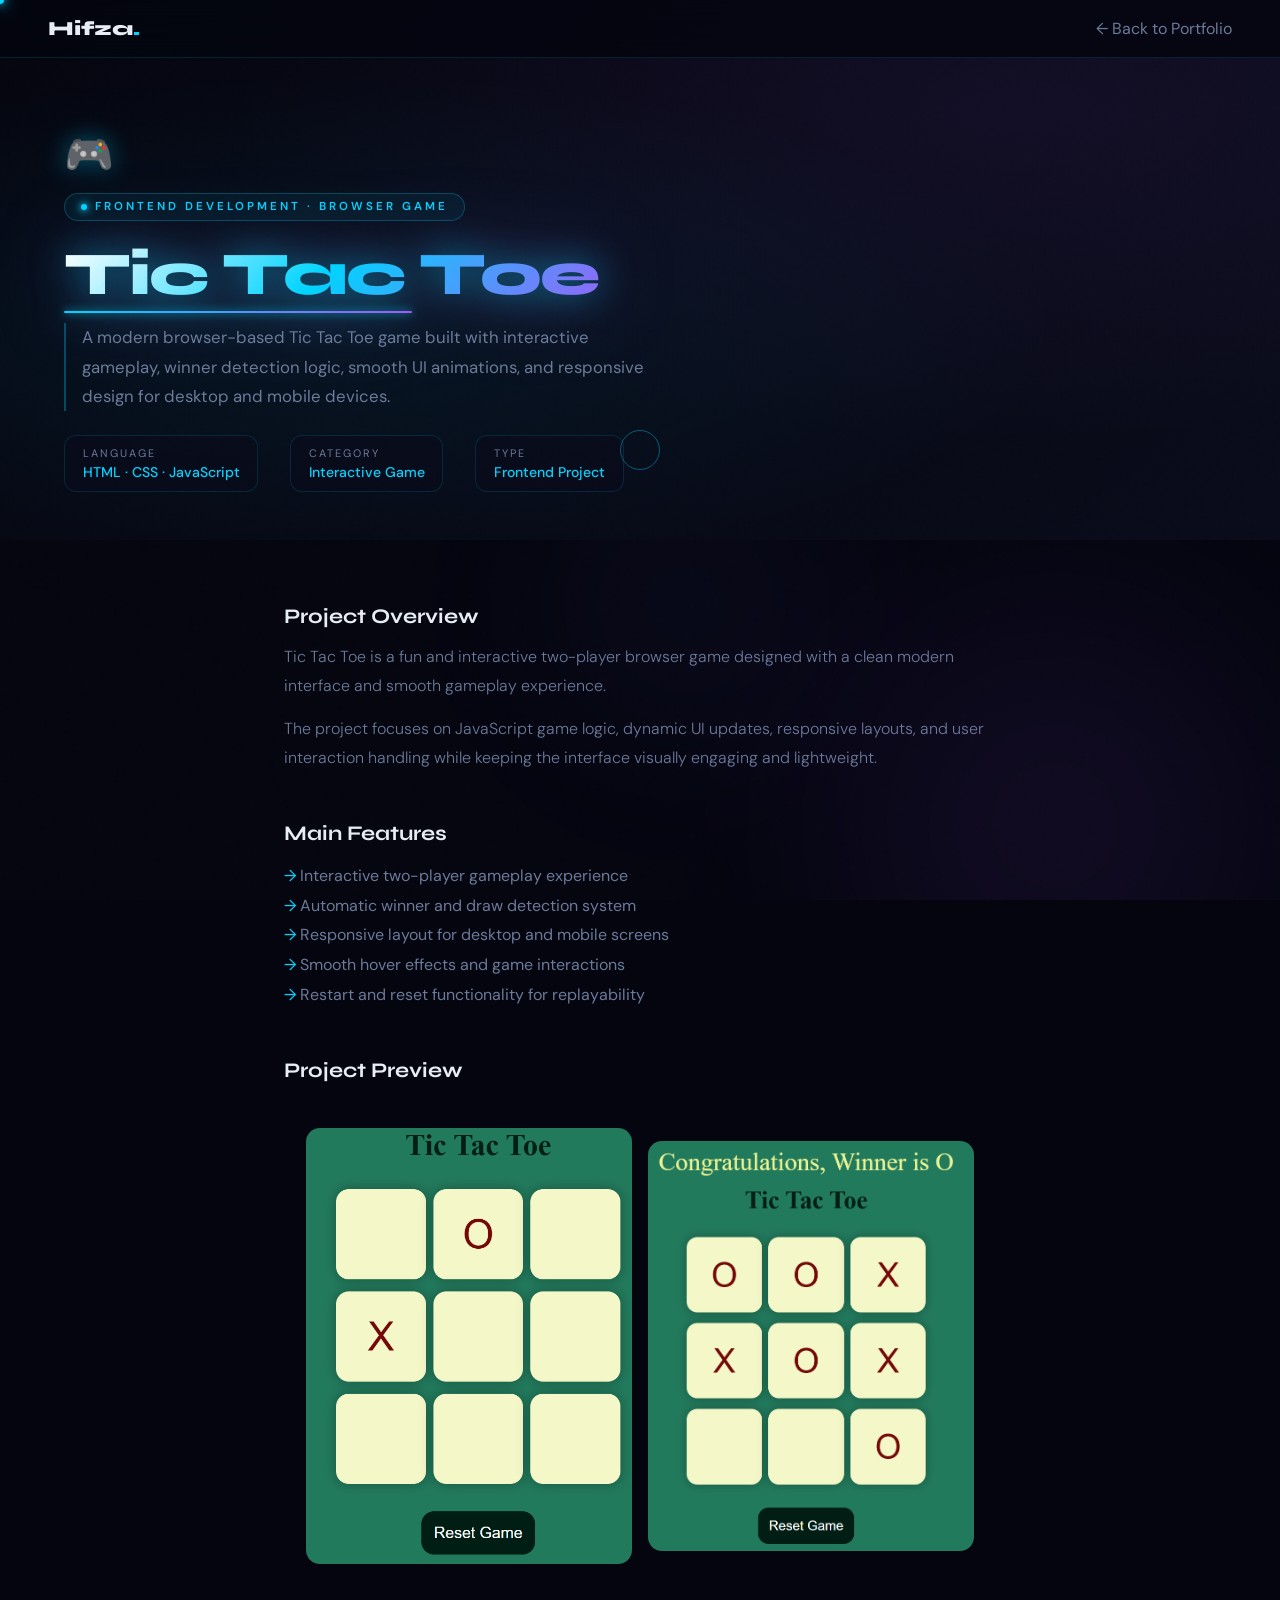
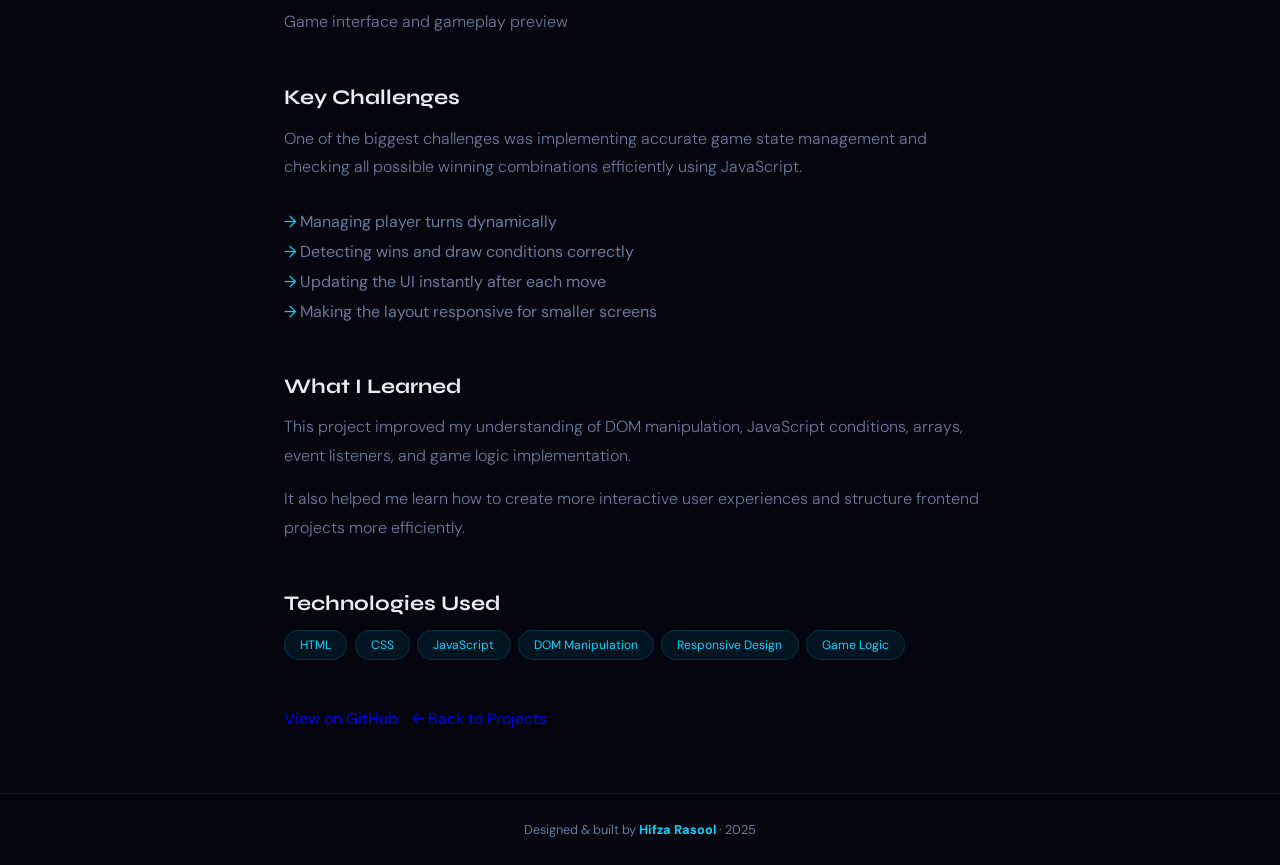
<file: tic-tac-toe.html>
<!DOCTYPE html>
<html lang="en">
<head>
  <meta charset="UTF-8"/>
  <meta name="viewport" content="width=device-width, initial-scale=1.0, viewport-fit=cover"/>
  <title>Tic Tac Toe Game | Hifza Rasool</title>

  <link href="https://fonts.googleapis.com/css2?family=Syne:wght@400;600;700;800&family=DM+Sans:ital,wght@0,300;0,400;0,500&family=JetBrains+Mono:wght@400;500&display=swap" rel="stylesheet"/>

  <link rel="stylesheet" href="style.css"/>
</head>

<body>

<!-- CURSOR -->
<div class="cursor-dot" id="cursorDot"></div>
<div class="cursor-glow" id="cursorGlow"></div>
<!-- CANVAS PARTICLES -->
<canvas id="project-particles" style="position:fixed;inset:0;z-index:0;pointer-events:none;"></canvas>
<!-- LIGHTNING BACKGROUND -->
<div class="lightning-bg">
  <div class="lightning-orb orb-1"></div>
  <div class="lightning-orb orb-2"></div>
  <div class="lightning-orb orb-3"></div>
</div>


<nav id="navbar">
  <a href="index.html" class="nav-logo">Hifza<span>.</span></a>
  <a href="index.html" class="nav-back">← Back to Portfolio</a>
</nav>

<div class="project-hero">

  <div>
    <span class="project-hero-emoji">🎮</span>

    <div class="project-type">
      Frontend Development · Browser Game
    </div>

    <h1 class="project-title-big">
      Tic Tac Toe
    </h1>

    <p class="project-summary">
      A modern browser-based Tic Tac Toe game built with interactive gameplay, winner detection logic, smooth UI animations, and responsive design for desktop and mobile devices.
    </p>

    <div class="project-meta">

      <div class="meta-item">
        <label>Language</label>
        <span>HTML · CSS · JavaScript</span>
      </div>

      <div class="meta-item">
        <label>Category</label>
        <span>Interactive Game</span>
      </div>

      <div class="meta-item">
        <label>Type</label>
        <span>Frontend Project</span>
      </div>

    </div>
  </div>

</div>

<div class="project-content">

  <!-- OVERVIEW -->

  <div class="content-section">

    <h2>Project Overview</h2>

    <p>
      Tic Tac Toe is a fun and interactive two-player browser game designed with a clean modern interface and smooth gameplay experience.
    </p>

    <p>
      The project focuses on JavaScript game logic, dynamic UI updates, responsive layouts, and user interaction handling while keeping the interface visually engaging and lightweight.
    </p>

  </div>

  <!-- FEATURES -->

  <div class="content-section">

    <h2>Main Features</h2>

    <ul class="feature-list">

      <li>
        Interactive two-player gameplay experience
      </li>

      <li>
        Automatic winner and draw detection system
      </li>

      <li>
        Responsive layout for desktop and mobile screens
      </li>

      <li>
        Smooth hover effects and game interactions
      </li>

      <li>
        Restart and reset functionality for replayability
      </li>

    </ul>

  </div>

  <!-- PROJECT PREVIEW -->

  <div class="content-section">

    <h2>Project Preview</h2>

    <div class="mockup-box" style="
      padding:1rem;
      display:flex;
      gap:1rem;
      align-items:center;
      justify-content:center;
      flex-wrap:wrap;
    ">

      <img
        src="images/Screenshot 2026-05-15 101541.png"
        alt="Tic Tac Toe Preview"
        style="
          width:48%;
          border-radius:14px;
          object-fit:cover;
        "
      />

      <img
        src="images/Screenshot 2026-05-15 103509.png"
        alt="Tic Tac Toe Gameplay"
        style="
          width:48%;
          height: 410px;
          border-radius:14px;
          object-fit:cover;
        "
      />

    </div>

    <p class="mockup-label">
      Game interface and gameplay preview
    </p>

  </div>

  <!-- CHALLENGES -->

  <div class="content-section">

    <h2>Key Challenges</h2>

    <p>
      One of the biggest challenges was implementing accurate game state management and checking all possible winning combinations efficiently using JavaScript.
    </p>

    <ul class="feature-list" style="margin-top:1.5rem;">

      <li>
        Managing player turns dynamically
      </li>

      <li>
        Detecting wins and draw conditions correctly
      </li>

      <li>
        Updating the UI instantly after each move
      </li>

      <li>
        Making the layout responsive for smaller screens
      </li>

    </ul>

  </div>

  <!-- LEARNING -->

  <div class="content-section">

    <h2>What I Learned</h2>

    <p>
      This project improved my understanding of DOM manipulation, JavaScript conditions, arrays, event listeners, and game logic implementation.
    </p>

    <p>
      It also helped me learn how to create more interactive user experiences and structure frontend projects more efficiently.
    </p>

  </div>

  <!-- TECHNOLOGIES -->

  <div class="content-section">

    <h2>Technologies Used</h2>

    <div class="tech-grid">

      <span class="tech-pill">HTML</span>

      <span class="tech-pill">CSS</span>

      <span class="tech-pill">JavaScript</span>

      <span class="tech-pill">DOM Manipulation</span>

      <span class="tech-pill">Responsive Design</span>

      <span class="tech-pill">Game Logic</span>

    </div>

  </div>

  <!-- BUTTONS -->

  <div class="cta-row">

    <a href="https://github.com/Hifza161/Tic-Tac-Toe-Game" class="btn-primary">
      View on GitHub
    </a>

    <a href="index.html" class="btn-outline">
      ← Back to Projects
    </a>

  </div>

</div>

<footer>
  <p>
    Designed & built by <strong>Hifza Rasool</strong> · 2025
  </p>
</footer>

<script src="script.js"></script>
</body>
</html>
</file>
<file: style.css>
/* ════════════════════════════════════════════
   HIFZA RASOOL — PORTFOLIO 2026  v3
   Cyber Neon · Cyan + Purple · Full Responsive
════════════════════════════════════════════ */
:root{
  --bg:#04050f;--surface:#090b1a;--surface2:#0e1128;
  --cyan:#00d4ff;--purple:#a855f7;
  --cyan-dim:rgba(0,212,255,.08);--purple-dim:rgba(168,85,247,.08);
  --text:#e8edf5;--muted:#6b7a99;
  --border:rgba(0,212,255,.14);
  --gradient:linear-gradient(135deg,#00d4ff,#a855f7);
}
*,*::before,*::after{margin:0;padding:0;box-sizing:border-box;}
html{scroll-behavior:smooth;}
body{font-family:'DM Sans',sans-serif;background:var(--bg);color:var(--text);overflow-x:hidden;cursor:none;}
@media(hover:none){body{cursor:auto;}}
img{max-width:100%;display:block;}
a{text-decoration:none;}

/* grain */
body::before{content:'';position:fixed;inset:0;z-index:1;
  background-image:url("data:image/svg+xml,%3Csvg viewBox='0 0 256 256' xmlns='http://www.w3.org/2000/svg'%3E%3Cfilter id='n'%3E%3CfeTurbulence type='fractalNoise' baseFrequency='0.85' numOctaves='4' stitchTiles='stitch'/%3E%3C/filter%3E%3Crect width='100%25' height='100%25' filter='url(%23n)' opacity='0.035'/%3E%3C/svg%3E");
  pointer-events:none;opacity:.5;}

/* ── CURSOR ── */
.cursor-dot{position:fixed;z-index:9999;width:8px;height:8px;transition:width .2s,height .2s,background .2s,opacity .8s;background:var(--cyan);border-radius:50%;pointer-events:none;transform:translate(-50%,-50%);transition:width .2s,height .2s,background .2s;box-shadow:0 0 10px var(--cyan),0 0 20px var(--cyan);}
.cursor-glow{position:fixed;z-index:9998;width:40px;height:40px;border:1px solid rgba(0,212,255,.4);border-radius:50%;pointer-events:none;transform:translate(-50%,-50%);transition:width .3s,height .3s,border-color .3s,opacity .8s;}
/* @media(hover:none){.cursor-dot,.cursor-glow{display:none;}} */

/* ── PARTICLES ── */
#particles-canvas{position:fixed;inset:0;z-index:0;pointer-events:none;}

/* ── ORBS ── */
.lightning-bg{position:fixed;inset:0;z-index:0;pointer-events:none;overflow:hidden;}
.lightning-orb{position:absolute;border-radius:50%;filter:blur(90px);opacity:.16;animation:orb-drift 14s ease-in-out infinite alternate;}
.orb-1{width:700px;height:700px;background:radial-gradient(circle,rgba(0,212,255,.6),transparent 70%);top:-200px;left:-150px;animation-duration:16s;}
.orb-2{width:650px;height:650px;background:radial-gradient(circle,rgba(168,85,247,.7),transparent 70%);bottom:-250px;right:-100px;animation-duration:12s;animation-direction:alternate-reverse;}
.orb-3{width:400px;height:400px;background:radial-gradient(circle,rgba(0,212,255,.3),rgba(168,85,247,.3),transparent 70%);top:45%;left:38%;animation-duration:20s;}
@keyframes orb-drift{0%{transform:translate(0,0)scale(1);}100%{transform:translate(50px,70px)scale(1.12);}}

/* ════ NAV ════ */
nav{position:fixed;top:0;left:0;right:0;z-index:200;display:flex;align-items:center;justify-content:space-between;padding:1rem clamp(1.2rem,4vw,3rem);background:rgba(4,5,15,.82);backdrop-filter:blur(20px);border-bottom:1px solid var(--border);transition:padding .3s;}
nav.scrolled{padding:.7rem clamp(1.2rem,4vw,3rem);background:rgba(4,5,15,.96);}
.nav-logo{font-family:'Syne',sans-serif;font-weight:800;font-size:1.25rem;color:var(--text);cursor:pointer;}
.nav-logo span{color:var(--cyan);}
.nav-links{display:flex;gap:2rem;list-style:none;}
.nav-links a{font-size:.87rem;font-weight:500;color:var(--muted);transition:color .25s;position:relative;padding-bottom:3px;}
.nav-links a::after{content:'';position:absolute;bottom:0;left:0;width:0;height:1px;background:var(--gradient);transition:width .3s;}
.nav-links a:hover,.nav-links a.active{color:var(--cyan);}
.nav-links a:hover::after,.nav-links a.active::after{width:100%;}


/* ── HAMBURGER ── */
.hamburger{
  display:none;flex-direction:column;gap:5px;
  background:none;border:none;cursor:pointer;padding:4px;z-index:300;
}
.hamburger span{
  display:block;width:24px;height:2px;
  background:var(--text);border-radius:2px;
  transition:all .3s;
}
.hamburger.open span:nth-child(1){transform:translateY(7px)rotate(45deg);}
.hamburger.open span:nth-child(2){opacity:0;}
.hamburger.open span:nth-child(3){transform:translateY(-7px)rotate(-45deg);}

@media(max-width:768px){
  nav{padding:1rem 1.5rem;}
  nav.scrolled{padding:.8rem 1.5rem;}
  .hamburger{display:flex;}
  .nav-links{
    display:none;flex-direction:column;gap:0;
    position:fixed;top:0;right:0;bottom:0;
    width:70vw;max-width:280px;
    background:rgba(9,11,26,.97);
    backdrop-filter:blur(20px);
    padding:5rem 2rem 2rem;
    border-left:1px solid var(--border);
    z-index:250;
  }
  .nav-links.open{display:flex;}
  .nav-links a{font-size:1.1rem;padding:.9rem 0;border-bottom:1px solid rgba(255,255,255,.05);}
}

/* ════ SHARED ════ */
section{position:relative;z-index:2;}
.section-inner{max-width:1200px;margin:0 auto;padding:0 clamp(1.2rem,5vw,4rem);}
.section-label{display:inline-flex;align-items:center;gap:.5rem;color:var(--cyan);font-size:.72rem;letter-spacing:3px;text-transform:uppercase;font-weight:600;margin-bottom:.8rem;}
.section-label::before{content:'';width:16px;height:1px;background:var(--cyan);}
.section-title{font-family:'Syne',sans-serif;font-size:clamp(1.8rem,4vw,3rem);font-weight:800;line-height:1.1;letter-spacing:-1.5px;}
.gradient-text{background:var(--gradient);-webkit-background-clip:text;-webkit-text-fill-color:transparent;background-clip:text;}
.reveal{opacity:0;transform:translateY(32px);transition:opacity .65s ease,transform .65s ease;}
.reveal.visible{opacity:1;transform:translateY(0);}
.tilt-card{transform-style:preserve-3d;will-change:transform;}

/* ════ HERO ════ */
#home{min-height:100vh;display:flex;align-items:center;justify-content:center;flex-direction:column;position:relative;overflow:hidden;padding:70px 1rem 1.5rem;}

.hero-bg-name{
  position:absolute;top:40%;left:50%;transform:translate(-50%,-50%);
  font-family:'Syne',sans-serif;
  font-size:clamp(4.5rem,16vw,13rem);
  font-weight:800;letter-spacing:clamp(6px,2vw,22px);white-space:nowrap;
  background:linear-gradient(135deg,rgba(0,212,255,.6) 0%,rgba(168,85,247,.6) 50%,rgba(0,212,255,.5) 100%);
  -webkit-background-clip:text;background-clip:text;-webkit-text-fill-color:transparent;
  filter:drop-shadow(0 0 22px rgba(0,212,255,.4)) drop-shadow(0 0 45px rgba(168,85,247,.28));
  pointer-events:none;z-index:1;user-select:none;
  animation:bgname-fadein 1.2s .1s cubic-bezier(.16,1,.3,1) both;
}
@keyframes bgname-fadein{
  from{opacity:0;letter-spacing:clamp(28px,8vw,70px);}
  to{opacity:1;letter-spacing:clamp(6px,2vw,22px);}
}

.hero-aura{position:absolute;top:50%;left:50%;transform:translate(-50%,-50%);width:clamp(240px,40vw,500px);height:clamp(240px,40vw,500px);background:radial-gradient(ellipse at center,rgba(168,85,247,.38) 0%,rgba(0,212,255,.2) 42%,transparent 72%);border-radius:50%;filter:blur(50px);z-index:2;pointer-events:none;animation:aura-pulse 4s ease-in-out infinite alternate;}
@keyframes aura-pulse{from{opacity:.75;transform:translate(-50%,-50%)scale(1);}to{opacity:1;transform:translate(-50%,-50%)scale(1.1);}}

.hero-img-side{position:relative;z-index:3;width:clamp(180px,28vw,360px);height:clamp(240px,42vw,520px);animation:slideUp 1s .85s cubic-bezier(.16,1,.3,1) both;margin-top:2.5rem;}
@keyframes slideUp{from{opacity:0;transform:translateY(65px);}to{opacity:1;transform:translateY(0);}}
@keyframes fadeUp{from{opacity:0;transform:translateY(26px);}to{opacity:1;transform:translateY(0);}}

.img-ring{position:absolute;border-radius:50%;border:1px solid transparent;animation:ring-spin 20s linear infinite;pointer-events:none;}
.img-ring-1{inset:-22px;border-color:rgba(0,212,255,.22);animation-duration:22s;}
.img-ring-2{inset:-46px;border-color:rgba(168,85,247,.13);animation-duration:34s;animation-direction:reverse;}
@keyframes ring-spin{to{transform:rotate(360deg);}}

.float-badge{position:absolute;z-index:10;background:rgba(9,11,26,.9);border:1px solid var(--border);border-radius:100px;font-size:.66rem;font-weight:600;padding:.26rem .68rem;color:var(--text);backdrop-filter:blur(10px);box-shadow:0 0 10px rgba(0,212,255,.14);animation:float-badge-anim 4s ease-in-out infinite alternate;white-space:nowrap;}
.badge-figma {top:4%;  left:-52px; animation-delay:0s;}
.badge-python{bottom:22%;left:-58px;animation-delay:.7s;}
.badge-js    {top:14%; right:-28px;animation-delay:1.2s;}
.badge-cpp   {bottom:45%;right:-90px;animation-delay:1.2s;}
.badge-vs   {bottom:2%;right:-65px;animation-delay:1.2s;}
@keyframes float-badge-anim{from{transform:translateY(0);}to{transform:translateY(-10px);}}

.img-frame{position:relative;width:100%;height:100%;}
.hero-photo{width:100%;height:100%;object-fit:contain;object-position:bottom center;border-radius:0;position:relative;z-index:2;filter:drop-shadow(0 0 28px rgba(168,85,247,.52)) drop-shadow(0 0 55px rgba(0,212,255,.28));}
.img-overlay-glow{position:absolute;bottom:0;left:0;right:0;height:22%;z-index:3;background:linear-gradient(to top,rgba(4,5,15,.5),transparent);pointer-events:none;}

.scroll-hint{position:relative;margin-top:1.2rem;display:flex;flex-direction:column;align-items:center;gap:.4rem;color:var(--muted);font-size:.63rem;letter-spacing:2.5px;text-transform:uppercase;z-index:4;animation:fadeUp 1s 1.7s ease both;}
.scroll-line{width:1px;height:34px;background:linear-gradient(to bottom,transparent,var(--cyan));animation:scroll-line-anim 2s ease-in-out infinite;}
@keyframes scroll-line-anim{0%,100%{opacity:.3;transform:scaleY(1);}50%{opacity:1;transform:scaleY(.6);}}

/* hero mobile */
/* floating badges */
.float-badge{
  position:absolute;z-index:10;
  background:rgba(9,11,26,.88);
  border:1px solid var(--border);border-radius:100px;
  font-size:.68rem;font-weight:600;
  padding:.28rem .7rem;color:var(--text);
  backdrop-filter:blur(10px);
  box-shadow:0 0 12px rgba(0,212,255,.15);
  animation:float-badge-anim 4s ease-in-out infinite alternate;
  white-space:nowrap;
}
.badge-figma {top:4%;   left:-58px;  animation-delay:0s;}
.badge-python{bottom:22%;left:-65px; animation-delay:.7s;}
.badge-js    {top:16%;  right:-32px; animation-delay:1.2s;}
.badge-cpp   {bottom:48%;right:-85px; animation-delay:1.8s;}
.badge-vs   {bottom:6%;right:-32px; animation-delay:1.8s;}
@keyframes float-badge-anim{
  from{transform:translateY(0);}to{transform:translateY(-10px);}
}

/* ── HERO MOBILE ── */
@media(max-width:768px){
  #home{padding:64px 1rem 1.5rem;}
  .hero-bg-name{font-size:clamp(4rem,20vw,7rem);letter-spacing:clamp(4px,2vw,12px);}
  @keyframes bgname-fadein{
    from{opacity:0;letter-spacing:20px;}
    to  {opacity:1;letter-spacing:clamp(4px,2vw,12px);}
  }
  .hero-img-side{width:clamp(160px,58vw,240px);height:clamp(210px,76vw,320px);}
  .badge-cpp{display:none;}
  .badge-figma {left:-42px;}
  .badge-python{left:-46px;}
  .badge-js    {right:-20px;}
  .scroll-hint {margin-top:1rem;}
}

/* ════ ABOUT ════ */
#about{padding:clamp(3.5rem,7vw,7rem) 0;position:relative;overflow:hidden;}
#about::before,#about::after{content:'';position:absolute;pointer-events:none;border-radius:50%;filter:blur(80px);opacity:.11;animation:orb-drift 16s ease-in-out infinite alternate;}
#about::before{width:480px;height:480px;background:radial-gradient(circle,rgba(0,212,255,.7),transparent 70%);top:-110px;right:-90px;}
#about::after{width:380px;height:380px;background:radial-gradient(circle,rgba(168,85,247,.7),transparent 70%);bottom:-90px;left:-70px;animation-direction:alternate-reverse;animation-duration:12s;}

.about-inner{display:grid;grid-template-columns:1fr 1fr;gap:clamp(2rem,6vw,6rem);align-items:center;position:relative;z-index:2;}

.about-heading {
  font-family: 'Syne', sans-serif;
  font-size: clamp(1.5rem, 3.2vw, 2.5rem);
  font-weight: 800;
  line-height: 1.15;
  letter-spacing: -1px;
  margin-bottom: .8rem;
  /* gentle float */
  animation: about-float 5s ease-in-out infinite alternate;
  cursor: default;
  transition: filter .4s;
}
.about-heading:hover {
  filter: drop-shadow(0 0 18px rgba(0,212,255,.3))
          drop-shadow(0 0 36px rgba(168,85,247,.2));
}
@keyframes about-float {
  from { transform: translateY(0px);   }
  to   { transform: translateY(-7px);  }
}

.neon-heading {
  filter: drop-shadow(0 0 12px rgba(0,212,255,.3))
          drop-shadow(0 0 28px rgba(168,85,247,.2));
  transition: filter .4s;
}

.about-tagline {
  color: var(--cyan);
  font-size: clamp(.85rem, 1.5vw, .95rem);
  font-weight: 500;
  letter-spacing: .5px;
  margin-top: .5rem;
  opacity: .85;
  /* slight float with offset so it moves opposite the heading */
  animation: about-float-tag 5s ease-in-out infinite alternate;
  cursor: default;
  transition: opacity .3s, letter-spacing .3s;
}
.tagline-animate {
  color: #00d4ff;
  -webkit-text-fill-color: #00d4ff;
  font-weight: 600;
  filter: drop-shadow(0 0 6px rgba(0,212,255,.4));
}
.tagline-cursor {
  color: var(--cyan);
  -webkit-text-fill-color: var(--cyan);
  animation: blink 1s infinite;
  font-weight: 300;
}
@keyframes blink { 0%,100%{opacity:1;} 50%{opacity:0;} }

.tagline-sub {
  color: #8892aa;
  -webkit-text-fill-color: #8892aa;
  font-size: clamp(.82rem, 1.4vw, .92rem);
  font-weight: 300;
  line-height: 1.75;
  margin-top: .5rem;
  display: block;
  letter-spacing: .2px;
}
.about-tagline:hover {
  opacity: 1;
  letter-spacing: 1.5px;
}
@keyframes about-float-tag {
  from { transform: translateY(0px);  }
  to   { transform: translateY(-4px); }
}

.about-stats{display:grid;grid-template-columns:1fr 1fr;gap:1rem;}
.stat-card{background:rgba(9,11,26,.85);border:1px solid var(--border);border-radius:18px;padding:1.8rem 1.3rem;text-align:center;backdrop-filter:blur(10px);position:relative;overflow:hidden;transition:border-color .3s,box-shadow .35s,transform .25s;transform-style:preserve-3d;cursor:default;}
.stat-card::before{content:'';position:absolute;inset:0;background:radial-gradient(circle at 50% 0%,rgba(0,212,255,.07),transparent 65%);opacity:0;transition:opacity .4s;}
.stat-card:hover{border-color:rgba(0,212,255,.5);box-shadow:0 0 28px rgba(0,212,255,.18),0 14px 38px rgba(168,85,247,.1);transform:translateY(-8px)scale(1.03);}
.stat-card:hover::before{opacity:1;}
.stat-num{font-family:'Syne',sans-serif;font-size:2.4rem;font-weight:800;line-height:1;background:var(--gradient);-webkit-background-clip:text;-webkit-text-fill-color:transparent;background-clip:text;filter:drop-shadow(0 0 10px rgba(0,212,255,.5));}
.stat-label{color:var(--muted);font-size:.76rem;margin-top:.45rem;letter-spacing:.3px;}

@media(max-width:900px){.about-inner{grid-template-columns:1fr;gap:2.5rem;}}
@media(max-width:768px){.about-stats{grid-template-columns:1fr 1fr;gap:.8rem;}.stat-card{padding:1.4rem 1rem;}.stat-num{font-size:2rem;}}

/* ════ PROJECTS ════ */
#projects{padding:clamp(3.5rem,7vw,7rem) 0;}
.projects-header{padding:0 clamp(1.2rem,5vw,4rem) 2rem;}
.projects-subtitle{color:var(--muted);font-size:.83rem;margin-top:.35rem;}

/* wrapper: arrows in normal flow, track between them */
.scroll-track-wrapper{display:flex;align-items:center;gap:.6rem;padding:0 clamp(.8rem,2.5vw,2rem);}
.projects-scroll-track{display:flex;gap:1.2rem;padding:1.4rem 0;overflow-x:auto;scroll-behavior:smooth;scrollbar-width:none;scroll-snap-type:x mandatory;cursor:grab;flex:1;-webkit-overflow-scrolling:touch;}
.projects-scroll-track::-webkit-scrollbar{display:none;}
.projects-scroll-track.grabbing{cursor:grabbing;}

.scroll-arrow{position:static;flex-shrink:0;width:42px;height:42px;background:rgba(9,11,26,.9);border:1px solid var(--border);border-radius:50%;display:flex;align-items:center;justify-content:center;cursor:pointer;color:var(--text);transition:border-color .2s,box-shadow .2s,transform .2s;backdrop-filter:blur(8px);}
.scroll-arrow:hover{border-color:var(--cyan);box-shadow:0 0 18px rgba(0,212,255,.25);transform:scale(1.06);}

/* hide arrows on mobile — just swipe */
@media(max-width:500px){.scroll-arrow{display:none;}.scroll-track-wrapper{padding:0;}.projects-scroll-track{padding:1.2rem clamp(.8rem,4vw,1.5rem);}}

/* PROJECT CARD */
.project-card{
  flex:0 0 clamp(240px,72vw,320px);
  scroll-snap-align:start;
  background:rgba(9,11,26,.88);border:1px solid var(--border);border-radius:20px;
  padding:1.6rem 1.5rem;color:var(--text);
  position:relative;overflow:hidden;
  transition:transform .35s cubic-bezier(.34,1.56,.64,1),border-color .3s,box-shadow .3s;
  backdrop-filter:blur(12px);transform-style:preserve-3d;
}
/* on desktop hover: 3D float */
@media(hover:hover){
  .project-card:hover{transform:translateY(-10px)scale(1.02);border-color:rgba(0,212,255,.45);box-shadow:0 20px 48px rgba(0,212,255,.14),0 0 70px rgba(168,85,247,.07),inset 0 1px 0 rgba(0,212,255,.1);}
  .project-card:hover .card-neon-border{opacity:1;}
  .project-card:hover .card-inner-glow{opacity:1;}
  .project-card:hover .project-link{gap:.7rem;}
}
/* on touch: tap highlight instead */
@media(hover:none){
  .project-card:active{border-color:rgba(0,212,255,.4);box-shadow:0 0 30px rgba(0,212,255,.12);}
}
.card-neon-border{position:absolute;inset:0;border-radius:20px;background:var(--gradient);-webkit-mask:linear-gradient(#fff 0 0) content-box,linear-gradient(#fff 0 0);
mask:linear-gradient(#fff 0 0) content-box,linear-gradient(#fff 0 0);
-webkit-mask-composite:xor;
mask-composite:exclude;padding:1px;opacity:0;transition:opacity .4s;pointer-events:none;}
.card-inner-glow{position:absolute;inset:0;border-radius:20px;background:radial-gradient(circle at 50% 0%,rgba(0,212,255,.07),transparent 65%);opacity:0;transition:opacity .4s;pointer-events:none;}
.project-number{font-family:'Syne',sans-serif;font-size:.68rem;font-weight:700;color:var(--muted);letter-spacing:2px;margin-bottom:.8rem;}
.project-icon{font-size:2rem;margin-bottom:.8rem;}
.project-title{font-family:'Syne',sans-serif;font-size:1rem;font-weight:700;margin-bottom:.55rem;line-height:1.2;}
.project-desc{color:var(--muted);font-size:.82rem;line-height:1.58;margin-bottom:1.2rem;font-weight:300;}
.project-tags{display:flex;flex-wrap:wrap;gap:.32rem;margin-bottom:1.2rem;}
.tag{background:var(--cyan-dim);border:1px solid var(--border);color:var(--cyan);font-size:.66rem;padding:.2rem .6rem;border-radius:100px;font-weight:500;}
.project-link{display:flex;align-items:center;gap:.4rem;color:var(--cyan);font-size:.78rem;font-weight:600;letter-spacing:.4px;transition:gap .25s;}

/* ════ SKILLS ════ */
#skills{padding:clamp(3.5rem,7vw,7rem) 0;}

/* icon cards — float + glow on hover */
.skills-icons-row{display:flex;flex-wrap:wrap;gap:.85rem;margin:2.2rem 0 2.8rem;}
.skill-icon-card{
  display:flex;flex-direction:column;align-items:center;gap:.38rem;
  background:rgba(9,11,26,.85);border:1px solid var(--border);border-radius:16px;
  padding:.9rem .85rem;min-width:74px;
  backdrop-filter:blur(8px);
  transition:transform .3s cubic-bezier(.34,1.56,.64,1),border-color .3s,box-shadow .3s,filter .3s;
  animation:float-skill-anim 3.5s ease-in-out infinite alternate;
  animation-delay:var(--d,0s);
  cursor:default;
}
.skill-icon-card:hover{
  transform:translateY(-14px) scale(1.12) rotateX(8deg);
  border-color:rgba(168,85,247,.6);
  box-shadow:0 14px 35px rgba(168,85,247,.28),0 0 22px rgba(0,212,255,.15);
  filter:drop-shadow(0 0 10px rgba(168,85,247,.5));
  animation-play-state:paused; /* freeze float on hover */
}
/* touch: tap scale */
@media(hover:none){
  .skill-icon-card:active{transform:scale(1.1);border-color:rgba(168,85,247,.5);}
}
@keyframes float-skill-anim{from{transform:translateY(0);}to{transform:translateY(-7px);}}
.skill-icon-emoji{font-size:1.55rem;transition:transform .3s;}
.skill-icon-card:hover .skill-icon-emoji{transform:scale(1.2) rotate(-5deg);}
.skill-icon-label{font-size:.66rem;color:var(--muted);font-weight:500;text-align:center;}

/* skill bar cards */
.skills-grid{display:grid;grid-template-columns:repeat(3,1fr);gap:1.3rem;}
.skill-card{background:rgba(9,11,26,.9);border:1px solid var(--border);border-radius:20px;padding:1.7rem 1.5rem;backdrop-filter:blur(12px);position:relative;overflow:hidden;transition:border-color .3s,box-shadow .3s,transform .15s;}
.skill-card-glow{position:absolute;top:-40px;right:-40px;width:110px;height:110px;background:radial-gradient(circle,rgba(168,85,247,.14),transparent 70%);border-radius:50%;pointer-events:none;}
.skill-card:hover{border-color:rgba(168,85,247,.4);box-shadow:0 0 28px rgba(168,85,247,.12);}
.skill-category{font-family:'Syne',sans-serif;font-size:.92rem;font-weight:700;margin-bottom:1.5rem;display:flex;align-items:center;gap:.5rem;}
.skill-bars{display:flex;flex-direction:column;gap:.95rem;}
.skill-bar-label{display:flex;justify-content:space-between;font-size:.78rem;color:var(--muted);margin-bottom:.32rem;}
.skill-pct{color:var(--cyan);font-weight:600;}
.skill-bar-track{height:4px;background:rgba(255,255,255,.06);border-radius:100px;overflow:hidden;}
.skill-bar-fill{height:100%;width:0;background:var(--gradient);border-radius:100px;transition:width 1.2s cubic-bezier(.4,0,.2,1);box-shadow:0 0 8px rgba(0,212,255,.5);}

@media(max-width:900px){.skills-grid{grid-template-columns:1fr 1fr;}}
@media(max-width:600px){
  .skills-grid{grid-template-columns:1fr;}
  .skills-icons-row{gap:.6rem;}
  .skill-icon-card{min-width:64px;padding:.7rem .55rem;}
  .skill-icon-emoji{font-size:1.3rem;}
}

/* ════ CONTACT ════ */
#contact{padding:clamp(3.5rem,7vw,7rem) 0 clamp(4rem,9vw,9rem);}
.contact-inner{max-width:660px;margin:0 auto;text-align:center;}
.contact-sub{color:var(--muted);margin:1rem 0 2.2rem;font-size:.96rem;font-weight:300;}
.contact-box{background:rgba(9,11,26,.88);border:1px solid var(--border);border-radius:22px;padding:.45rem;backdrop-filter:blur(12px);text-align:left;transition:box-shadow .3s;}
.contact-box:hover{box-shadow:0 0 38px rgba(0,212,255,.1);}
.contact-links{display:flex;flex-direction:column;}
.contact-link{display:flex;align-items:center;gap:.9rem;padding:1.2rem 1.3rem;border-radius:16px;color:var(--text);transition:background .2s;}
.contact-link:hover{background:rgba(0,212,255,.05);}
.contact-link-icon{font-size:1.25rem;flex-shrink:0;}
.contact-link-label{font-size:.7rem;color:var(--muted);letter-spacing:.5px;text-transform:uppercase;}
.contact-link-val{font-size:.86rem;font-weight:500;margin-top:.1rem;word-break:break-all;}
.contact-arrow{margin-left:auto;color:var(--muted);transition:color .2s,transform .2s;flex-shrink:0;}
.contact-link:hover .contact-arrow{color:var(--cyan);transform:translateX(4px);}

/* ════ FOOTER ════ */
footer{text-align:center;padding:1.7rem;color:var(--muted);font-size:.8rem;border-top:1px solid var(--border);position:relative;z-index:2;}
footer strong{color:var(--cyan);}

/* ════ PROJECT DETAIL PAGES ════ */
.project-hero{min-height:55vh;display:flex;align-items:flex-end;padding:8rem clamp(1.2rem,5vw,4rem) 3rem;background:linear-gradient(135deg,var(--bg),var(--surface));position:relative;overflow:hidden;}
.project-hero::before{content:'';position:absolute;inset:0;background:radial-gradient(ellipse at 25% 60%,rgba(0,212,255,.07),transparent 55%),radial-gradient(ellipse at 80% 20%,rgba(168,85,247,.07),transparent 55%);}

/* 3D particle canvas on project pages */
.project-particles{position:fixed;inset:0;z-index:0;pointer-events:none;}

.project-hero-inner{position:relative;z-index:2;max-width:1100px;margin:0 auto;width:100%;}
/* ── PROJECT PAGE HEADINGS — interactive & glowing ── */
.project-type {
  display: inline-flex;
  align-items: center;
  gap: .5rem;
  color: var(--cyan);
  font-size: .72rem;
  letter-spacing: 3px;
  text-transform: uppercase;
  font-weight: 600;
  padding: .35rem 1rem;
  border: 1px solid rgba(0,212,255,.25);
  border-radius: 100px;
  background: rgba(0,212,255,.06);
  backdrop-filter: blur(6px);
  animation: fadeUp .6s ease both;
  margin-bottom: .8rem;
}
.project-type::before {
  content: '';
  width: 6px; height: 6px;
  border-radius: 50%;
  background: var(--cyan);
  box-shadow: 0 0 6px var(--cyan), 0 0 12px var(--cyan);
  animation: pulse-dot 2s infinite;
  flex-shrink: 0;
}
@keyframes pulse-dot {
  0%,100% { box-shadow: 0 0 6px var(--cyan); }
  50%      { box-shadow: 0 0 14px var(--cyan), 0 0 24px var(--cyan); }
}

.project-title-big {
  font-family: 'Syne', sans-serif;
  font-size: clamp(2rem, 5vw, 3.8rem);
  font-weight: 800;
  line-height: 1.05;
  letter-spacing: -2px;
  margin: .6rem 0 1rem;
  /* neon gradient text */
  background: linear-gradient(135deg, #ffffff 0%, #00d4ff 45%, #a855f7 100%);
  -webkit-background-clip: text;
  -webkit-text-fill-color: transparent;
  background-clip: text;
  /* glow behind the text */
  filter: drop-shadow(0 0 18px rgba(0,212,255,.5))
          drop-shadow(0 0 40px rgba(168,85,247,.3));
  animation: fadeUp .7s .1s cubic-bezier(.16,1,.3,1) both;
  position: relative;
}
/* animated underline sweep */
.project-title-big::after {
  content: '';
  position: absolute;
  bottom: -6px; left: 0;
  height: 2px; width: 0;
  background: linear-gradient(90deg, var(--cyan), var(--purple));
  border-radius: 2px;
  box-shadow: 0 0 8px var(--cyan);
  animation: title-underline 1s .8s cubic-bezier(.16,1,.3,1) forwards;
}
@keyframes title-underline {
  from { width: 0; opacity: 0; }
  to   { width: 60%; opacity: 1; }
}

.project-hero-emoji {
  font-size: 3rem;
  display: block;
  margin-bottom: .6rem;
  animation: fadeUp .5s ease both, emoji-float 3s ease-in-out infinite alternate;
  filter: drop-shadow(0 0 12px rgba(0,212,255,.4));
}
@keyframes emoji-float {
  from { transform: translateY(0) rotate(-3deg); }
  to   { transform: translateY(-8px) rotate(3deg); }
}

.project-summary {
  color: var(--muted);
  max-width: 580px;
  line-height: 1.75;
  font-size: clamp(.9rem, 1.5vw, 1.05rem);
  animation: fadeUp .7s .2s ease both;
  border-left: 2px solid rgba(0,212,255,.3);
  padding-left: 1rem;
  margin-top: .5rem;
}

.project-meta {
  display: flex;
  gap: 1.5rem;
  flex-wrap: wrap;
  margin-top: 1.8rem;
  animation: fadeUp .7s .3s ease both;
}
.meta-item {
  display: flex;
  flex-direction: column;
  gap: .25rem;
  background: rgba(9,11,26,.7);
  border: 1px solid var(--border);
  border-radius: 12px;
  padding: .6rem 1.1rem;
  backdrop-filter: blur(8px);
  transition: border-color .3s, box-shadow .3s;
}
.meta-item:hover {
  border-color: rgba(168,85,247,.45);
  box-shadow: 0 0 16px rgba(168,85,247,.15);
}
.meta-item label {
  font-size: .65rem;
  color: var(--muted);
  letter-spacing: 2px;
  text-transform: uppercase;
}
.meta-item span {
  font-size: .88rem;
  font-weight: 600;
  color: var(--cyan);
}
.project-summary{color:var(--muted);max-width:580px;line-height:1.75;animation:fadeUp .7s .2s ease both;}
.project-meta{display:flex;gap:2rem;flex-wrap:wrap;margin-top:1.5rem;animation:fadeUp .7s .3s ease both;}
.meta-item{display:flex;flex-direction:column;gap:.2rem;}
.meta-item label{font-size:.68rem;color:var(--muted);letter-spacing:2px;text-transform:uppercase;}
.meta-item span{font-size:.88rem;font-weight:500;color:var(--cyan);}
.project-content{max-width:840px;margin:auto;padding:4rem clamp(1.2rem,5vw,4rem);}
.content-section{margin-bottom:3rem;}
.content-section h2{font-family:'Syne',sans-serif;margin-bottom:.9rem;font-size:1.3rem;animation:fadeUp .6s ease both;}
.content-section p{color:var(--muted);line-height:1.8;margin-bottom:.9rem;font-weight:300;}
.feature-list{list-style:none;color:var(--muted);}
.feature-list li{padding:.28rem 0;}
.feature-list li::before{content:"→ ";color:var(--cyan);}
.mockup-box{display:flex;gap:1rem;flex-wrap:wrap;margin:1.8rem 0;}
.preview-img{width:48%;min-width:200px;height:240px;border-radius:12px;object-fit:cover;border:1px solid var(--border);transition:transform .3s,box-shadow .3s;}
.preview-img:hover{transform:scale(1.02);box-shadow:0 0 24px rgba(0,212,255,.2);}
.tech-grid{display:flex;flex-wrap:wrap;gap:.45rem;}
.tech-pill{padding:.35rem .95rem;border:1px solid var(--border);color:var(--cyan);border-radius:20px;font-size:.76rem;background:var(--cyan-dim);transition:box-shadow .2s;}
.tech-pill:hover{box-shadow:0 0 12px rgba(0,212,255,.3);}
.cta-row{display:flex;gap:.9rem;margin-top:2.2rem;flex-wrap:wrap;}
.nav-back{color:var(--muted);transition:color .2s;}
.nav-back:hover{color:var(--cyan);}
.project-hero-emoji{font-size:2.5rem;display:block;margin-bottom:.8rem;animation:fadeUp .6s ease both;}

@media(max-width:600px){
  .preview-img{width:100%;height:190px;}
  .cta-row{flex-direction:column;}
  .project-meta{gap:1.2rem;}
}

/* ════════════════════════════════════════════
   ADDITIONS & MOBILE FIXES v4
════════════════════════════════════════════ */

/* ── RESUME BUTTON ── */
.btn-resume {
  display: inline-flex;
  align-items: center;
  gap: .5rem;
  margin-top: 1.5rem;
  background: var(--gradient);
  color: #fff;
  font-weight: 600;
  font-size: .88rem;
  padding: .75rem 1.6rem;
  border-radius: 10px;
  transition: transform .2s, box-shadow .2s;
  box-shadow: 0 0 20px rgba(0,212,255,.2);
  width: fit-content;
}
.btn-resume:hover {
  transform: translateY(-2px);
  box-shadow: 0 8px 28px rgba(0,212,255,.35);
}

/* ── PROJECT CARD CASE STUDY UPGRADES ── */
.project-tagline {
  font-size: .72rem;
  color: var(--cyan);
  font-weight: 500;
  letter-spacing: .5px;
  margin-bottom: .5rem;
  opacity: .8;
}
.project-features {
  display: flex;
  flex-direction: column;
  gap: .22rem;
  margin-bottom: 1rem;
}
.feature-item {
  font-size: .74rem;
  color: var(--muted);
  font-weight: 400;
}
.project-badge {
  position: absolute;
  top: 1rem; right: 1rem;
  background: linear-gradient(135deg,rgba(0,212,255,.15),rgba(168,85,247,.15));
  border: 1px solid rgba(168,85,247,.3);
  color: var(--purple);
  font-size: .62rem;
  font-weight: 700;
  letter-spacing: 1px;
  padding: .2rem .6rem;
  border-radius: 100px;
  text-transform: uppercase;
}
.project-featured {
  border-color: rgba(168,85,247,.25) !important;
  background: rgba(14,10,30,.9) !important;
}

/* ── MOBILE GLOBAL FIXES ── */
@media(max-width:768px) {

  /* prevent ALL text overflow */
  * { word-break: break-word; }
  .contact-link-val { font-size: .78rem; word-break: break-all; }

  /* about section stacked */
  .about-tagline { letter-spacing: 0; }
  .tagline-sub { font-size: .82rem; }

  /* resume button full width on mobile */
  .btn-resume { width: 100%; justify-content: center; font-size: .84rem; padding: .7rem 1rem; }

  /* nav hamburger full-screen overlay */
  .nav-links {
    display: none;
    flex-direction: column;
    align-items: center;
    justify-content: center;
    gap: 0;
    position: fixed;
    top: 0; right: 0; bottom: 0; left: 0;
    background: rgba(4,5,15,.97);
    backdrop-filter: blur(24px);
    z-index: 249;
    padding: 0;
  }
  .nav-links.open { display: flex; }
  .nav-links li { border: none; width: 100%; text-align: center; }
  .nav-links a {
    font-size: 1.3rem;
    font-weight: 600;
    padding: 1rem 2rem;
    display: block;
    border: none;
    color: var(--muted);
  }
  .nav-links a:hover, .nav-links a.active { color: var(--cyan); }

  /* badges — all visible, tucked close */
  .float-badge { font-size: .58rem; padding: .2rem .52rem; }
  .badge-figma  { display: flex; top: 3%;    left: -34px; }
  .badge-python { display: flex; bottom: 25%; left: -36px; }
  .badge-js     { display: flex; top: 13%;   right: -20px; }
  .badge-cpp    { display: flex; bottom: 5%;  right: -14px; }
  .badge-vs     { display: none; }

  /* project cards — no text overflow */
  .project-card { flex: 0 0 82vw; max-width: 320px; padding: 1.3rem 1.2rem; }
  .project-title { font-size: .95rem; }
  .project-desc { font-size: .8rem; }
  .feature-item { font-size: .72rem; }

  /* skills grid */
  .skills-grid { grid-template-columns: 1fr; }
  .skills-icons-row { gap: .55rem; }
  .skill-icon-card { min-width: 60px; padding: .65rem .5rem; }
  .skill-icon-emoji { font-size: 1.25rem; }
  .skill-icon-label { font-size: .6rem; }

  /* about stats */
  .about-stats { grid-template-columns: 1fr 1fr; gap: .7rem; }
  .stat-card { padding: 1.2rem .9rem; }
  .stat-num { font-size: 1.8rem; }
  .stat-label { font-size: .7rem; }

  /* contact */
  .contact-link { gap: .6rem; padding: 1rem 1rem; }
  .contact-link-icon { font-size: 1.1rem; }

  /* DISABLE heavy animations on mobile for performance */
  .about-heading { animation: none; }
  .about-tagline { animation: none; }
  .lightning-orb { animation: none !important; opacity: .08; }
  body::before { display: none; } /* remove grain — heavy on mobile */
  .img-ring-2 { display: none; } /* remove outer ring */

  /* reduce particle count handled in JS */
}

@media(max-width:400px) {
  .hero-bg-name { font-size: clamp(3rem,24vw,5rem); letter-spacing: 2px; }
  .badge-python { display: none; }
  .badge-cpp    { display: none; }
  .badge-figma  { left: -28px; }
  .badge-js     { right: -16px; }
  .project-card { flex: 0 0 88vw; }
  .btn-resume   { font-size: .8rem; }
}

/* project page mobile */
@media(max-width:600px) {
  .project-hero { min-height: auto; padding: 6rem 1.2rem 2.5rem; }
  .project-title-big { font-size: clamp(1.6rem,7vw,2.4rem); letter-spacing: -1px; }
  .project-meta { gap: .7rem; }
  .meta-item { padding: .5rem .8rem; }
  .project-content { padding: 2.5rem 1.2rem; }
  .preview-img { width: 100%; height: 180px; }
  .cta-row { flex-direction: column; }
}


/* ════════════════════════════════════════════
   NAV — hide hamburger completely on mobile
════════════════════════════════════════════ */
@media(max-width:768px){
  .hamburger{ display:none !important; }
  .nav-links{
    display:none !important;  /* completely hidden on mobile — no nav needed */
  }
  /* show nav logo only */
  nav{ justify-content:flex-start; }
}

/* ════════════════════════════════════════════
   FLOATING BADGES — fixed positions, all visible
════════════════════════════════════════════ */
/* override ALL previous badge rules cleanly */
.float-badge{
  position:absolute; z-index:10;
  background:rgba(9,11,26,.92);
  border:1px solid rgba(0,212,255,.2);
  border-radius:100px;
  color:var(--text); font-weight:600;
  backdrop-filter:blur(10px);
  box-shadow:0 0 10px rgba(0,212,255,.12);
  animation:float-badge-anim 4s ease-in-out infinite alternate;
  white-space:nowrap;
  font-size:.66rem; padding:.26rem .68rem;
}
/* DESKTOP badge positions */
.badge-figma { top:4%;    left:-58px;  animation-delay:0s;   display:flex; }
.badge-python{ bottom:22%;left:-65px;  animation-delay:.7s;  display:flex; }
.badge-js    { top:16%;   right:-32px; animation-delay:1.2s; display:flex; }
.badge-cpp   { bottom:48%;right:-85px; animation-delay:1.6s; display:flex; }
.badge-vs    { bottom:6%; right:-68px; animation-delay:2s;   display:flex; }

/* MOBILE badge positions — all 4 tucked close, no overflow */
@media(max-width:768px){
  .hero-img-side{ overflow:visible !important; }
  .float-badge{ font-size:.58rem; padding:.2rem .5rem; }
  .badge-figma { display:flex; top:2%;    left:-36px;   animation-delay:0s; }
  .badge-python{ display:flex; bottom:24%;left:-38px;   animation-delay:.5s; }
  .badge-js    { display:flex; top:12%;   right:-22px;  animation-delay:1s; }
  .badge-cpp   { display:flex; bottom:4%; right:-16px;  animation-delay:1.4s; }
  .badge-vs    { display:none; }
}
@media(max-width:400px){
  .badge-python{ display:none; }
  .badge-figma { left:-28px; }
  .badge-js    { right:-16px; }
}

/* ════════════════════════════════════════════
   PROJECTS — ALTERNATING LAYOUT
════════════════════════════════════════════ */
.projects-alt-list{
  display:flex; flex-direction:column;
  gap:clamp(4rem,8vw,7rem);
  margin-top:3rem;
}

/* Each alternating row */
.proj-row{
  display:grid;
  grid-template-columns:1fr 1fr;
  gap:clamp(2rem,5vw,5rem);
  align-items:center;
}
.proj-row-rev{ direction:rtl; }
.proj-row-rev > *{ direction:ltr; }

.proj-meta-top{
  display:flex; align-items:center; gap:.8rem;
  margin-bottom:1rem;
}
.proj-num{
  font-family:'Syne',sans-serif;
  font-size:.68rem; font-weight:700;
  color:var(--muted); letter-spacing:2px;
}
.proj-badge-feat{
  background:linear-gradient(135deg,rgba(0,212,255,.12),rgba(168,85,247,.12));
  border:1px solid rgba(168,85,247,.3);
  color:var(--purple); font-size:.62rem; font-weight:700;
  padding:.18rem .6rem; border-radius:100px;
  letter-spacing:.5px;
}
.proj-icon-lg{ font-size:2.4rem; margin-bottom:.7rem; }
.proj-title{
  font-family:'Syne',sans-serif;
  font-size:clamp(1.4rem,3vw,2rem);
  font-weight:800; line-height:1.1;
  letter-spacing:-1px; margin-bottom:.35rem;
}
.proj-sub{
  font-size:.78rem; color:var(--cyan);
  font-weight:500; letter-spacing:.4px;
  margin-bottom:.9rem; opacity:.85;
}
.proj-desc{
  color:var(--muted); font-size:.9rem;
  line-height:1.7; font-weight:300;
  margin-bottom:1rem;
}
.proj-feats{
  display:flex; flex-direction:column;
  gap:.25rem; margin-bottom:1.1rem;
}
.proj-feats span{
  font-size:.78rem; color:var(--muted); font-weight:400;
}
.proj-tags-row{
  display:flex; flex-wrap:wrap;
  gap:.35rem; margin-bottom:1.2rem;
}
.proj-cta{
  display:inline-flex; align-items:center; gap:.45rem;
  color:var(--cyan); font-size:.85rem; font-weight:600;
  letter-spacing:.3px;
  border-bottom:1px solid rgba(0,212,255,.25);
  padding-bottom:2px;
  transition:gap .2s, border-color .2s;
}
.proj-cta:hover{ gap:.7rem; border-color:var(--cyan); }

/* Visual / Mockup side */
.proj-visual{
  position:relative;
}
.proj-visual-glow::before{
  content:'';
  position:absolute; inset:-30px;
  background:radial-gradient(ellipse at center,rgba(168,85,247,.2),rgba(0,212,255,.1),transparent 70%);
  border-radius:50%; filter:blur(30px);
  z-index:0; pointer-events:none;
}
.proj-mockup{
  position:relative; z-index:1;
  animation:proj-float 5s ease-in-out infinite alternate;
}
@keyframes proj-float{
  from{ transform:translateY(0); }
  to  { transform:translateY(-12px); }
}
.mockup-screen{
  background:rgba(9,11,26,.95);
  border:1px solid rgba(0,212,255,.2);
  border-radius:16px; overflow:hidden;
  box-shadow:0 20px 60px rgba(0,0,0,.5),
             0 0 40px rgba(0,212,255,.08),
             inset 0 1px 0 rgba(255,255,255,.05);
  transition:box-shadow .4s, transform .4s;
}
.proj-row:hover .mockup-screen{
  box-shadow:0 24px 70px rgba(0,0,0,.6),
             0 0 60px rgba(0,212,255,.15),
             inset 0 1px 0 rgba(255,255,255,.08);
  transform:scale(1.02);
}
.mockup-topbar{
  display:flex; align-items:center; gap:.4rem;
  padding:.65rem 1rem;
  border-bottom:1px solid rgba(255,255,255,.05);
  background:rgba(255,255,255,.02);
}
.mockup-topbar span{
  width:8px; height:8px; border-radius:50%;
}
.mockup-topbar span:nth-child(1){ background:#ff5f57; }
.mockup-topbar span:nth-child(2){ background:#febc2e; }
.mockup-topbar span:nth-child(3){ background:#28c840; }
.mockup-body{ padding:1.2rem; }
.mock-label{
  font-size:.72rem; font-weight:600;
  color:var(--cyan); margin-bottom:.9rem;
  letter-spacing:.5px;
}
.mock-card{
  background:rgba(255,255,255,.04);
  border:1px solid rgba(255,255,255,.06);
  border-radius:8px; padding:.65rem .8rem;
  margin-bottom:.6rem;
}
.mock-title{ font-size:.78rem; font-weight:600; color:var(--text); margin-bottom:.2rem; }
.mock-detail{ font-size:.68rem; color:var(--muted); }
.mock-stat-row{
  display:flex; gap:.5rem; margin-top:.8rem;
}
.mock-stat{
  flex:1; background:rgba(0,212,255,.05);
  border:1px solid rgba(0,212,255,.1);
  border-radius:8px; padding:.5rem .4rem;
  text-align:center;
}
.mock-stat-n{ font-family:'Syne',sans-serif; font-size:.85rem; font-weight:800; color:var(--cyan); }
.mock-stat-l{ font-size:.58rem; color:var(--muted); margin-top:.1rem; }

/* Small cards row at bottom */
.proj-small-row{
  display:grid;
  grid-template-columns:repeat(3,1fr);
  gap:1.2rem;
  padding-top:1rem;
  border-top:1px solid var(--border);
}
.proj-small-card{
  background:rgba(9,11,26,.88);
  border:1px solid var(--border);
  border-radius:18px; padding:1.4rem 1.3rem;
  color:var(--text);
  transition:border-color .3s, box-shadow .3s, transform .3s;
  position:relative; overflow:hidden;
}
.proj-small-card:hover{
  border-color:rgba(0,212,255,.4);
  box-shadow:0 12px 35px rgba(0,212,255,.12);
  transform:translateY(-5px);
}
.proj-small-num{ font-size:.65rem; color:var(--muted); letter-spacing:2px; margin-bottom:.5rem; font-family:'Syne',sans-serif; font-weight:700; }
.proj-small-icon{ font-size:1.6rem; margin-bottom:.6rem; }
.proj-small-card h4{ font-family:'Syne',sans-serif; font-size:.95rem; font-weight:700; margin-bottom:.4rem; }
.proj-small-card p{ color:var(--muted); font-size:.78rem; line-height:1.55; margin-bottom:.9rem; font-weight:300; }
.proj-cta-sm{
  display:inline-flex; align-items:center; gap:.3rem;
  color:var(--cyan); font-size:.75rem; font-weight:600;
  transition:gap .2s;
}
.proj-small-card:hover .proj-cta-sm{ gap:.55rem; }

/* PROJECTS MOBILE */
@media(max-width:900px){
  .proj-row,.proj-row-rev{
    grid-template-columns:1fr;
    direction:ltr;
    gap:2rem;
  }
  .proj-visual{ order:2; } /* mockup BELOW info on mobile */
  .proj-info{ order:1; }   /* info always on top on mobile */
  .proj-small-row{ grid-template-columns:1fr 1fr; }
}
@media(max-width:600px){
  .proj-small-row{ grid-template-columns:1fr; }
  .proj-title{ font-size:1.3rem; }
  .projects-alt-list{ gap:3.5rem; }
  .mockup-body{ padding:.9rem; }
}

/* ════════════════════════════════════════════
   EVENTOHUB VIDEO — Phone frame
════════════════════════════════════════════ */
.proj-video-wrap{
  position:relative;
  display:flex;
  align-items:center;
  justify-content:center;
  padding:2rem;
}
.video-phone-frame{
  position:relative;
  width:clamp(200px,22vw,280px);
  background:#0a0b18;
  border-radius:40px;
  border:2px solid rgba(168,85,247,.4);
  box-shadow:
    0 0 0 1px rgba(168,85,247,.15),
    0 30px 80px rgba(0,0,0,.6),
    0 0 50px rgba(168,85,247,.2),
    inset 0 1px 0 rgba(255,255,255,.06);
  padding:14px 10px 20px;
}
.video-phone-notch{
  width:80px;height:22px;
  background:#0a0b18;
  border-radius:0 0 16px 16px;
  margin:0 auto 10px;
  border:1.5px solid rgba(168,85,247,.2);
  border-top:none;
}
.video-phone-screen{
  width:100%;
  aspect-ratio:9/19.5;
  background:#050610;
  border-radius:24px;
  overflow:hidden;
  position:relative;
}
.eventohub-video{
  width:100%;
  height:100%;
  object-fit:contain;
  object-position:top center;
  display:block;
  background:#050610;
}
.video-phone-home{
  width:36px;height:5px;
  background:rgba(168,85,247,.3);
  border-radius:3px;
  margin:12px auto 0;
}

.proj-cta-group {
  display: flex;
  align-items: center;
  gap: 1rem;
  flex-wrap: wrap;
}
.badge-coming-soon {
  display: inline-flex;
  align-items: center;
  gap: .35rem;
  background: linear-gradient(135deg, rgba(168,85,247,.15), rgba(0,212,255,.1));
  border: 1px solid rgba(168,85,247,.35);
  color: var(--purple);
  font-size: .72rem;
  font-weight: 600;
  letter-spacing: .8px;
  padding: .32rem .85rem;
  border-radius: 100px;
  animation: coming-soon-pulse 2.5s ease-in-out infinite;
}
@keyframes coming-soon-pulse {
  0%, 100% { box-shadow: 0 0 0 0 rgba(168,85,247,.3); border-color: rgba(168,85,247,.35); }
  50%       { box-shadow: 0 0 12px rgba(168,85,247,.4); border-color: rgba(168,85,247,.6); }
}

/* Glowing ring behind phone */
.video-glow-ring{
  position:absolute;
  inset:-20px;
  background:radial-gradient(ellipse at center,
    rgba(168,85,247,.22) 0%,
    rgba(0,212,255,.1) 50%,
    transparent 72%);
  border-radius:50%;
  filter:blur(25px);
  z-index:-1;
  pointer-events:none;
  animation:aura-pulse 4s ease-in-out infinite alternate;
}

/* Video placeholder (shown when no video file yet) */
.video-placeholder{
  position:absolute;inset:0;
  display:flex;flex-direction:column;
  align-items:center;justify-content:center;
  gap:.5rem;
  background:linear-gradient(160deg,#090b1a 0%,#110820 100%);
  text-align:center;
  padding:1rem;
}
.vp-icon{ font-size:2.5rem; }
.vp-title{
  font-family:'Syne',sans-serif;
  font-size:1rem;font-weight:700;
  color:var(--text);
}
.vp-badge{
  background:linear-gradient(135deg,rgba(168,85,247,.2),rgba(0,212,255,.15));
  border:1px solid rgba(168,85,247,.35);
  color:var(--purple);
  font-size:.65rem;font-weight:700;
  letter-spacing:1.5px;text-transform:uppercase;
  padding:.25rem .7rem;border-radius:100px;
}
.vp-sub{
  color:var(--muted);font-size:.72rem;
  line-height:1.5;margin-top:.2rem;
}
.vp-pulse{
  width:36px;height:36px;border-radius:50%;
  background:rgba(168,85,247,.15);
  border:1px solid rgba(168,85,247,.3);
  margin-top:.5rem;
  animation:vp-pulse-anim 2s ease-in-out infinite;
}
@keyframes vp-pulse-anim{
  0%,100%{transform:scale(1);box-shadow:0 0 0 0 rgba(168,85,247,.3);}
  50%{transform:scale(1.1);box-shadow:0 0 0 8px rgba(168,85,247,0);}
}

/* video shown/hidden via JS only */
.eventohub-video{ display:none; }

/* ════════════════════════════════════════════
   VIEW ALL / MORE PROJECTS
════════════════════════════════════════════ */
.view-all-wrap{
  display:flex;
  justify-content:center;
  padding:2rem 0 1rem;
  border-top:1px solid var(--border);
}
.btn-view-all{
  display:inline-flex;align-items:center;gap:.6rem;
  background:transparent;
  border:1px solid rgba(0,212,255,.3);
  color:var(--cyan);
  font-family:'DM Sans',sans-serif;
  font-size:.9rem;font-weight:600;
  padding:.8rem 2rem;border-radius:12px;
  cursor:pointer;
  transition:background .25s,border-color .25s,box-shadow .25s,transform .2s;
  letter-spacing:.3px;
}
.btn-view-all:hover{
  background:rgba(0,212,255,.07);
  border-color:var(--cyan);
  box-shadow:0 0 20px rgba(0,212,255,.2);
  transform:translateY(-2px);
}
.btn-view-all svg{
  transition:transform .3s;
}
.btn-view-all.open svg{
  transform:rotate(180deg);
}
.btn-collapse{
  border-color:rgba(168,85,247,.3);
  color:var(--purple);
}
.btn-collapse:hover{
  background:rgba(168,85,247,.07);
  border-color:var(--purple);
  box-shadow:0 0 20px rgba(168,85,247,.2);
}

/* hidden more-projects section */
.more-projects-wrap{
  display:none;
  flex-direction:column;
  gap:clamp(4rem,8vw,7rem);
  overflow:hidden;
}
.more-projects-wrap.open{
  display:flex;
  animation:expand-in .5s cubic-bezier(.16,1,.3,1) both;
}
@keyframes expand-in{
  from{opacity:0;transform:translateY(20px);}
  to  {opacity:1;transform:translateY(0);}
}

/* reveal-more items animate in when shown */
.reveal-more{
  opacity:0;transform:translateY(28px);
  transition:opacity .6s ease,transform .6s ease;
}
.reveal-more.visible{opacity:1;transform:translateY(0);}

/* phone frame mobile */
@media(max-width:768px){
  .video-phone-frame{width:clamp(160px,52vw,220px);}
}
</file>
